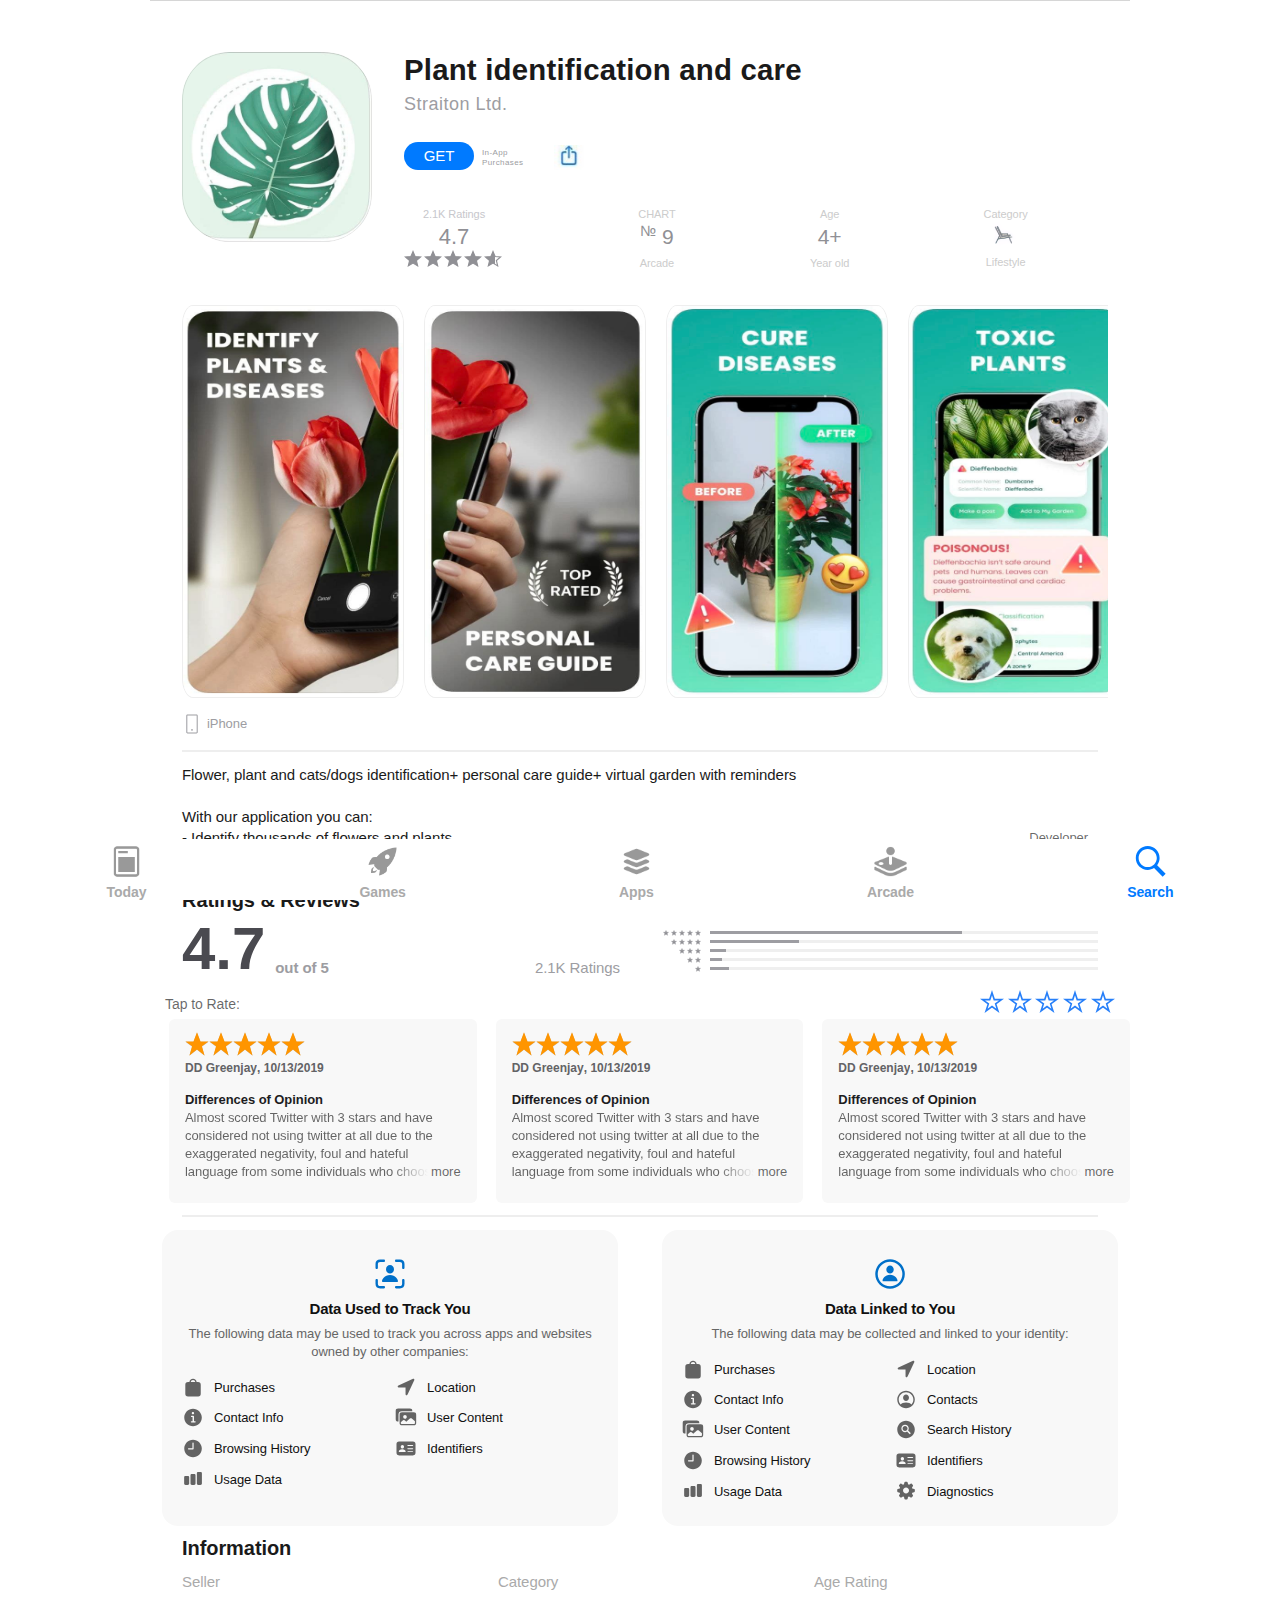
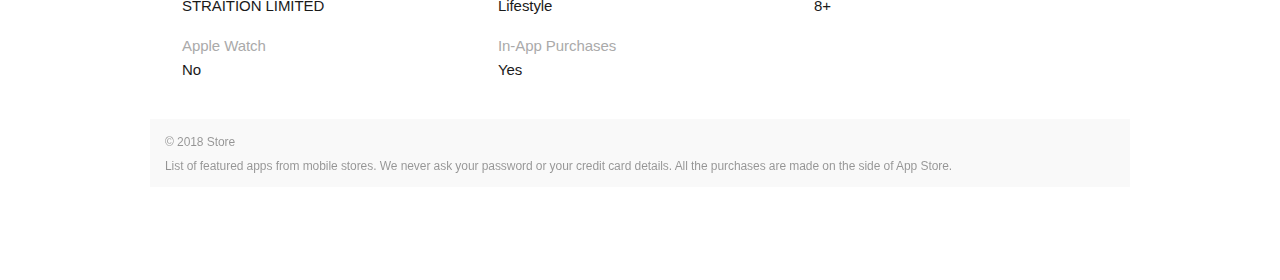
<file: index.html>
<html lang=""><head>
    <meta charset="utf-8">
    <meta http-equiv="Content-Type" content="text/html;charset=utf-8">
    <meta http-equiv="X-UA-Compatible" content="IE=edge,chrome=1">
    <meta name="viewport" content="width=device-width, initial-scale=1.0, maximum-scale=1.0, minimum-scale=1.0, user-scalable=no">
    <meta name="google" content="notranslate">
    <title>My New App</title>
    <link rel="stylesheet" href="./style.css">
    <script>
        !function(f,b,e,v,n,t,s)
        {if(f.fbq)return;n=f.fbq=function(){n.callMethod?
            n.callMethod.apply(n,arguments):n.queue.push(arguments)};
            if(!f._fbq)f._fbq=n;n.push=n;n.loaded=!0;n.version='2.0';
            n.queue=[];t=b.createElement(e);t.async=!0;
            t.src=v;s=b.getElementsByTagName(e)[0];
            s.parentNode.insertBefore(t,s)}(window,document,'script',
            'https://connect.facebook.net/en_US/fbevents.js');
        fbq('init', '1537609756591147');
        fbq('track', 'PageView');
        fbq('track', 'onGetAppClick');
    </script>
    <noscript>
        <img height="1" width="1"
             src="https://www.facebook.com/tr?id=1537609756591147&ev=PageView
&noscript=1"/>
    </noscript>
    <!-- End Facebook Pixel Code -->
</head>
<body>
<div style="display: none;">
    <img src="resources/icon.png" alt="" width="10px" height="10px">

    <img src="resources/11.jpg" alt="" width="10px" height="10px">

    <img src="resources/22.jpg" alt="" width="10px" height="10px">

    <img src="resources/33.jpg" alt="" width="10px" height="10px">

    <img src="resources/44.jpg" alt="" width="10px" height="10px">
</div>

<!-- Facebook Pixel Code -->


<style></style>
<div id="cmp-26" class="sm-landing-appstore-app-1 l-content-width section section--bordered">
    <div class="sm-landing-appstore-app-1__layout">
        <div class="sm-landing-appstore-app-1__layout-in sm-featured-page-bg-main">

            <div id="cmp-5" class="sm-landing-appstore-app-1-head
            sm-landing-appstore-app-1__head
            sm-featured-page-bg-main sm-featured-page-border-txt
          ">
                <div class="sm-landing-appstore-app-1-head__in">
                    <div class="sm-landing-appstore-app-1-head__icon">
                        <img class="sm-landing-appstore-app-1-head__icon-img" src="resources/app-icon.jpg">
                    </div>

                    <div class="sm-landing-appstore-app-1-head__info">
                        <div id="cmp-1" class="sm-ellipsis sm-landing-appstore-app-1-head__info-name" style="font-weight: 600;">Plant identification and care</div>
                        <div id="cmp-2" class="sm-ellipsis sm-landing-appstore-app-1-head__info-subheader sm-landing-appstore-app-1-head__info-subheader--h-normal"> Straiton Ltd.</div>
                        <div id="cmp-3" class="sm-ellipsis sm-landing-appstore-app-1-head__info-subheader sm-landing-appstore-app-1-head__info-subheader--h-truncated"> Straiton Ltd.</div>


                    </div>

                    <div class="sm-landing-appstore-app-1-head__operation">
                        <div class="sm-landing-appstore-app-1-head__operation-in" style="display: flex;">

                            <a onclick="return onGetAppClick()" href="./thx.html" class="sm-landing-appstore-app-1-head__button sm-landing-appstore-app-1__app-buy ">
                                Get
                            </a>


                            <div class="sm-landing-appstore-app-1-head__operation-purchase">
                                <div class="sm-landing-appstore-app-1-head__operation-purchase-in">
                                    In-App Purchases
                                </div>
                            </div>

                            <img src="./resources/download.jpg" alt="don" style="align-self: flex-end;width: 30px;height: 25px; margin-left: 20px;">
                        </div>
                    </div>
                    <div class="sm-landing-appstore-app-1-head__ratings" style="display: flex;justify-content: space-between;">
                        <div id="cmp-4" class="sm-landing-appstore-app-1-rating sm-landing-appstore-app-1-head__ratings-rating"  style="display: flex;padding: 5px 0;flex-direction: column-reverse;align-items: center;max-width: 110px;justify-content: flex-end;"> <span class="sm-landing-appstore-app-1-rating__main" style="align-items: center;display: flex; flex-direction: column;">  <span style="margin-top: -5px;margin-bottom: 3px;" class="sm-landing-appstore-app-1-rating__value"> 4.7 </span>  <span class="sm-landing-appstore-app-1-rating__stars">  <span class="sm-landing-appstore-app-1-rating__star"><svg xmlns="http://www.w3.org/2000/svg" width="20" height="20" viewBox="0 0 11 11"> <linearGradient id="lg0-1-1530883677121"> <stop offset="0%" stop-opacity="1" stop-color="#909095"></stop> <stop offset="100%" stop-opacity="1" stop-color="#909095"></stop> <stop offset="100%" stop-opacity="0" stop-color="#909095"></stop> <stop offset="100%" stop-opacity="0" stop-color="#909095"></stop> </linearGradient> <path id="stroke" fill="url(#lg0-1-1530883677121)" stroke="#909095" stroke-width=".7" d="M8.3634879,9.7242952 L7.58494933,6.46048334 L10.1332207,4.27761756 L6.78856955,4.0094784 L5.5,0.911385646 L4.21143045,4.0094784 L0.866779258,4.27761756 L3.41505067,6.46048334 L2.6365121,9.7242952 L5.5,7.9752877 L8.3634879,9.7242952 Z"></path> </svg></span>  <span class="sm-landing-appstore-app-1-rating__star"><svg xmlns="http://www.w3.org/2000/svg" width="20" height="20" viewBox="0 0 11 11"> <linearGradient id="lg1-1-1530883677121"> <stop offset="0%" stop-opacity="1" stop-color="#909095"></stop> <stop offset="100%" stop-opacity="1" stop-color="#909095"></stop> <stop offset="100%" stop-opacity="0" stop-color="#909095"></stop> <stop offset="100%" stop-opacity="0" stop-color="#909095"></stop> </linearGradient> <path id="stroke" fill="url(#lg1-1-1530883677121)" stroke="#909095" stroke-width=".7" d="M8.3634879,9.7242952 L7.58494933,6.46048334 L10.1332207,4.27761756 L6.78856955,4.0094784 L5.5,0.911385646 L4.21143045,4.0094784 L0.866779258,4.27761756 L3.41505067,6.46048334 L2.6365121,9.7242952 L5.5,7.9752877 L8.3634879,9.7242952 Z"></path> </svg></span>  <span class="sm-landing-appstore-app-1-rating__star"><svg xmlns="http://www.w3.org/2000/svg" width="20" height="20" viewBox="0 0 11 11"> <linearGradient id="lg2-1-1530883677121"> <stop offset="0%" stop-opacity="1" stop-color="#909095"></stop> <stop offset="100%" stop-opacity="1" stop-color="#909095"></stop> <stop offset="100%" stop-opacity="0" stop-color="#909095"></stop> <stop offset="100%" stop-opacity="0" stop-color="#909095"></stop> </linearGradient> <path id="stroke" fill="url(#lg2-1-1530883677121)" stroke="#909095" stroke-width=".7" d="M8.3634879,9.7242952 L7.58494933,6.46048334 L10.1332207,4.27761756 L6.78856955,4.0094784 L5.5,0.911385646 L4.21143045,4.0094784 L0.866779258,4.27761756 L3.41505067,6.46048334 L2.6365121,9.7242952 L5.5,7.9752877 L8.3634879,9.7242952 Z"></path> </svg></span>  <span class="sm-landing-appstore-app-1-rating__star"><svg xmlns="http://www.w3.org/2000/svg" width="20" height="20" viewBox="0 0 11 11"> <linearGradient id="lg3-1-1530883677121"> <stop offset="0%" stop-opacity="1" stop-color="#909095"></stop> <stop offset="100%" stop-opacity="1" stop-color="#909095"></stop> <stop offset="100%" stop-opacity="0" stop-color="#909095"></stop> <stop offset="100%" stop-opacity="0" stop-color="#909095"></stop> </linearGradient> <path id="stroke" fill="url(#lg3-1-1530883677121)" stroke="#909095" stroke-width=".7" d="M8.3634879,9.7242952 L7.58494933,6.46048334 L10.1332207,4.27761756 L6.78856955,4.0094784 L5.5,0.911385646 L4.21143045,4.0094784 L0.866779258,4.27761756 L3.41505067,6.46048334 L2.6365121,9.7242952 L5.5,7.9752877 L8.3634879,9.7242952 Z"></path> </svg></span>  <span class="sm-landing-appstore-app-1-rating__star"><svg xmlns="http://www.w3.org/2000/svg" width="20" height="20" viewBox="0 0 11 11"> <linearGradient id="lg4-0.6-1530883677121"> <stop offset="0%" stop-opacity="1" stop-color="#909095"></stop> <stop offset="60%" stop-opacity="1" stop-color="#909095"></stop> <stop offset="60%" stop-opacity="0" stop-color="#909095"></stop> <stop offset="100%" stop-opacity="0" stop-color="#909095"></stop> </linearGradient> <path id="stroke" fill="url(#lg4-0.6-1530883677121)" stroke="#909095" stroke-width=".7" d="M8.3634879,9.7242952 L7.58494933,6.46048334 L10.1332207,4.27761756 L6.78856955,4.0094784 L5.5,0.911385646 L4.21143045,4.0094784 L0.866779258,4.27761756 L3.41505067,6.46048334 L2.6365121,9.7242952 L5.5,7.9752877 L8.3634879,9.7242952 Z"></path> </svg></span>  </span> </span> <div class="sm-landing-appstore-app-1-rating__description" style="margin-top: 0;margin-bottom: 10px;"> 2.1K Ratings </div> </div>

                        <div class="sm-landing-appstore-app-1-head__ratings-category" style="display: flex; flex-direction: column; max-width: 110px; ">
                            <div class="sm-landing-appstore-app-1-head__ratings-category-description">CHART</div>
                            <div class="sm-landing-appstore-app-1-head__ratings-category-chart">
                                <span class="sm-landing-appstore-app-1-head__ratings-category-dies" style="width: fit-content;">№</span>
                                9
                            </div>
                            <div class="sm-landing-appstore-app-1-head__ratings-category-description">Arcade</div>

                        </div>

                        <div class="sm-landing-appstore-app-1-head__ratings-age"style="display: flex; flex-direction: column; max-width: 110px; align-items: center;" >
                            <div class="sm-landing-appstore-app-1-head__ratings-age-description">Age</div>
                            <div class="sm-landing-appstore-app-1-head__ratings-age-value">4+</div>
                            <div class="sm-landing-appstore-app-1-head__ratings-age-description">Year old</div>
                        </div>
                                                <div class="sm-landing-appstore-app-1-head__ratings-age"style="display: flex; flex-direction: column; max-width: 110px;  align-items: center;" >
                            <div class="sm-landing-appstore-app-1-head__ratings-age-description">Category</div>
                                                    <img src="./resources/category.png" style="width: 38px" alt="">
                            <div class="sm-landing-appstore-app-1-head__ratings-age-description">Lifestyle</div>
                        </div>

                    </div>
                </div>

                <div class="sm-landing-appstore-app-1-head__fixed">
                    <img class="sm-landing-appstore-app-1-head__fixed-icon" src="resources/icon.png">
                    <div class="sm-landing-appstore-app-1-head__fixed-operations">
                        <div class="sm-landing-appstore-app-1-head__fixed-operations-purchases">In-App Purchases</div>

                        <a onclick="return onGetAppClick()" href="./thx.html" class="sm-landing-appstore-app-1-head__button sm-landing-appstore-app-1__sticky-buy ">
                            Get
                        </a>

                    </div>
                    <div class="sm-landing-appstore-app-1-head__fixed-placeholder">

                        <div class="sm-landing-appstore-app-1-head__fixed-placeholder-icon"></div>
                        <div class="sm-landing-appstore-app-1-head__fixed-placeholder-text">TEMPLATE_CATEGORY</div>


                    </div>
                </div>

            </div>
            <div class="sm-landing-appstore-app-1__content">



                <!--<div class="sm-landing-appstore-app-1__screenshots-title">Preview</div>-->
                <div class="sm-landing-appstore-app-1__screenshots" style="height: 425px">
                    <div id="cmp-16" class="sm-landing-appstore-app-1-gallery sm-landing-appstore-app-1-gallery--main sm-landing-appstore-app-1__gallery">
                        <div class="sm-landing-appstore-app-1-gallery__main-gallery">
                            <div class="sm-landing-appstore-app-1-gallery__main-gallery-frame-wr"
                                 style="overflow: hidden">
                                <div class="sm-landing-appstore-app-1-gallery__frame sm-landing-appstore-app-1-gallery__main-gallery-frame">


                                    <div class="sm-landing-appstore-app-1-gallery__slide sm-landing-appstore-app-1-gallery__main-gallery-slide sm-landing-appstore-app-1-gallery__main-gallery-slide--screenshot" data-index="0" data-id="0">
                                        <div id="cmp-6" class="sm-ratio sm-landing-appstore-app-1-gallery__slide-in" style="width: 222px;">
                                            <div class="sm-ratio__placeholder" style="padding-bottom:177.77777777777777%;"></div>
                                            <div class="sm-ratio__body"><div style="border-radius: 5%;" class="sm-landing-appstore-app-1-gallery__slide-cv"><img  style="border-radius: 5%; width: 110%;"class="sm-landing-appstore-app-1-gallery__slide-img" src="resources/11.jpg"></div></div>
                                        </div>
                                    </div>

                                    <div class="sm-landing-appstore-app-1-gallery__slide sm-landing-appstore-app-1-gallery__main-gallery-slide sm-landing-appstore-app-1-gallery__main-gallery-slide--screenshot" data-index="1" data-id="1">
                                        <div id="cmp-7" class="sm-ratio sm-landing-appstore-app-1-gallery__slide-in" style="width: 222px;">
                                            <div class="sm-ratio__placeholder" style="padding-bottom:177.77777777777777%;"></div>
                                            <div class="sm-ratio__body"><div style="border-radius: 5%;" class="sm-landing-appstore-app-1-gallery__slide-cv"><img style="border-radius: 5%;width: 110%;"class="sm-landing-appstore-app-1-gallery__slide-img" src="resources/22.jpg"></div></div>
                                        </div>
                                    </div>

                                    <div class="sm-landing-appstore-app-1-gallery__slide sm-landing-appstore-app-1-gallery__main-gallery-slide sm-landing-appstore-app-1-gallery__main-gallery-slide--screenshot" data-index="2" data-id="2">
                                        <div id="cmp-8" class="sm-ratio sm-landing-appstore-app-1-gallery__slide-in" style="width: 222px;">
                                            <div class="sm-ratio__placeholder" style="padding-bottom:177.77777777777777%;"></div>
                                            <div class="sm-ratio__body"><div style="border-radius: 5%;" class="sm-landing-appstore-app-1-gallery__slide-cv"><img style="border-radius: 5%;width: 110%;" class="sm-landing-appstore-app-1-gallery__slide-img" src="resources/33.jpg"></div></div>
                                        </div>
                                    </div>

                                    <div class="sm-landing-appstore-app-1-gallery__slide sm-landing-appstore-app-1-gallery__main-gallery-slide sm-landing-appstore-app-1-gallery__main-gallery-slide--screenshot" data-index="3" data-id="3">
                                        <div id="cmp-9" class="sm-ratio sm-landing-appstore-app-1-gallery__slide-in" style="width: 222px;">
                                            <div class="sm-ratio__placeholder" style="padding-bottom:177.77777777777777%;"></div>
                                            <div class="sm-ratio__body"><div style="border-radius: 5%;" class="sm-landing-appstore-app-1-gallery__slide-cv"><img style="border-radius: 5%;width: 110%;" class="sm-landing-appstore-app-1-gallery__slide-img" src="resources/44.jpg"></div></div>
                                        </div>
                                    </div>

                                </div>
                            </div>
                        </div>

                        <div class="sm-landing-appstore-app-1-gallery__popup-gallery">
                            <div class="sm-landing-appstore-app-1-gallery__popup-gallery-header">Done</div>
                            <div class="sm-landing-appstore-app-1-gallery__popup-gallery-frame-wr">
                                <div class="sm-landing-appstore-app-1-gallery__frame sm-landing-appstore-app-1-gallery__popup-gallery-frame" style="width: 0px; transform: translate3d(0px, 0px, 0px);">

                                    <div class="sm-landing-appstore-app-1-gallery__slide sm-landing-appstore-app-1-gallery__popup-gallery-slide" data-index="0" data-id="0" style="width: 0px; height: 0px;">
                                        <div id="cmp-11" class="sm-ratio sm-landing-appstore-app-1-gallery__slide-in" style="width: 222px;">
                                            <div class="sm-ratio__placeholder" style="padding-bottom:177.77777777777777%;"></div>
                                            <div class="sm-ratio__body"><div class="sm-landing-appstore-app-1-gallery__slide-cv"><img class="sm-landing-appstore-app-1-gallery__slide-img" src="./resources/11.jpg"></div></div>
                                        </div>
                                    </div>

                                    <div class="sm-landing-appstore-app-1-gallery__slide sm-landing-appstore-app-1-gallery__popup-gallery-slide" data-index="1" data-id="1" style="width: 0px; height: 0px;">
                                        <div id="cmp-12" class="sm-ratio sm-landing-appstore-app-1-gallery__slide-in" style="width: 222px;">
                                            <div class="sm-ratio__placeholder" style="padding-bottom:177.77777777777777%;"></div>
                                            <div class="sm-ratio__body"><div class="sm-landing-appstore-app-1-gallery__slide-cv"><img class="sm-landing-appstore-app-1-gallery__slide-img" src="./resources/22.jpg"></div></div>
                                        </div>
                                    </div>

                                    <div class="sm-landing-appstore-app-1-gallery__slide sm-landing-appstore-app-1-gallery__popup-gallery-slide" data-index="2" data-id="2" style="width: 0px; height: 0px;">
                                        <div id="cmp-13" class="sm-ratio sm-landing-appstore-app-1-gallery__slide-in" style="width: 222px;">
                                            <div class="sm-ratio__placeholder" style="padding-bottom:177.77777777777777%;"></div>
                                            <div class="sm-ratio__body"><div class="sm-landing-appstore-app-1-gallery__slide-cv"><img class="sm-landing-appstore-app-1-gallery__slide-img" src="./resources/33.jpg"></div></div>
                                        </div>
                                    </div>

                                    <div class="sm-landing-appstore-app-1-gallery__slide sm-landing-appstore-app-1-gallery__popup-gallery-slide" data-index="3" data-id="3" style="width: 0px; height: 0px;">
                                        <div id="cmp-14" class="sm-ratio sm-landing-appstore-app-1-gallery__slide-in" style="width: 222px;">
                                            <div class="sm-ratio__placeholder" style="padding-bottom:177.77777777777777%;"></div>
                                            <div class="sm-ratio__body"><div class="sm-landing-appstore-app-1-gallery__slide-cv"><img class="sm-landing-appstore-app-1-gallery__slide-img" src="./resources/44.jpg"></div></div>
                                        </div>
                                    </div>

                                </div>
                            </div>
                        </div>

                    </div>
                </div>



                <div class="sm-landing-appstore-app-1__offers-wr">
                    <div id="cmp-17" class="sm-landing-appstore-app-1-offers__default sm-landing-appstore-app-1__offers"><div class="sm-landing-appstore-app-1-offers__badge"> <svg xmlns="http://www.w3.org/2000/svg" width="42" height="70" viewBox="0 0 42 70"> <path fill="#9d9da2" d="M5.21052632,2 L36.7894737,2 C39.1148832,2 41,3.84682541 41,6.125 L41,63.875 C41,66.1531746 39.1148832,68 36.7894737,68 L5.21052632,68 C2.88511684,68 1,66.1531746 1,63.875 L1,6.125 C1,3.84682541 2.88511684,2 5.21052632,2 Z M5.21052632,5.6 C4.85699397,5.6 4.6,5.85177378 4.6,6.125 L4.6,63.875 C4.6,64.1482262 4.85699397,64.4 5.21052632,64.4 L36.7894737,64.4 C37.143006,64.4 37.4,64.1482262 37.4,63.875 L37.4,6.125 C37.4,5.85177378 37.143006,5.6 36.7894737,5.6 L5.21052632,5.6 Z M21,58.71875 C19.2559429,58.71875 17.8421053,57.3336309 17.8421053,55.625 C17.8421053,53.9163691 19.2559429,52.53125 21,52.53125 C22.7440571,52.53125 24.1578947,53.9163691 24.1578947,55.625 C24.1578947,57.3336309 22.7440571,58.71875 21,58.71875 Z"></path> </svg> </div>iPhone</div>
                </div>
                <div class="sm-landing-appstore-app-1__separator"></div>




                <div class="sm-landing-appstore-app-1__section sm-landing-appstore-app-1__section--short-description">
                    <div id="cmp-20" class="sm-landing-appstore-app-1-short-description sm-landing-appstore-app-1__short-description">
                        <div class="sm-landing-appstore-app-1-short-description__layout">

                            <div class="sm-landing-appstore-app-1-short-description__developer-ipad">
                                <div class="sm-landing-appstore-app-1-short-description__developer-ipad-in">
                                    <div class="sm-landing-appstore-app-1-short-description__developer-ipad-title">Developer</div>
                                    <div class="sm-landing-appstore-app-1-short-description__developer-ipad-name-wr">
                                        <div class="sm-landing-appstore-app-1-short-description__developer-ipad-name">STRAITION LIMITED</div>
                                    </div>
                                </div>
                            </div>


                            <div class="sm-landing-appstore-app-1-short-description__text-wr">
                                <div id="cmp-19" class="sm-landing-appstore-app-1-section-text sm-landing-appstore-app-1-section-text--show-more sm-landing-appstore-app-1-short-description__text" data-text=" more">
                                    <div id="cmp-18" class="sm-ellipsis sm-landing-appstore-app-1-section-text__short"> Flower, plant and cats/dogs identification+ personal care guide+ virtual garden with reminders <br><br> With our application you can: <br> - Identify thousands of flowers and plants <br> - Set useful reminders: water, repot, fertilize</div>
                                    <div class="sm-landing-appstore-app-1-section-text__full"> Flower, plant and cats/dogs identification+ personal care guide+ virtual garden with reminders <br><br> With our application you can: <br> - Identify thousands of flowers and plants <br> - Set useful reminders: water, repot, fertilize</div>
                                </div>
                            </div>


                            <div class="sm-landing-appstore-app-1-short-description__developer">
                                <!--<div class="sm-landing-appstore-app-1-short-description__developer-icon"></div>-->
                                <div class="sm-landing-appstore-app-1-short-description__developer-name">STRATION LIMITED</div>
                                <div class="sm-landing-appstore-app-1-short-description__developer-title">Developer</div>
                                <div class="sm-landing-appstore-app-1-short-description__developer-arrow"></div>
                            </div>

                        </div>
                    </div>
                </div>
                <div class="sm-landing-appstore-app-1__separator"></div>





                <div class="sm-landing-appstore-app-1__section">
                    <div class="sm-landing-appstore-app-1__section-h">
                        <div class="sm-landing-appstore-app-1__section-h-main">Ratings &amp; Reviews</div>
                    </div>
                    <div class="sm-landing-appstore-app-1__section-content">
                        <div id="cmp-21" class="sm-landing-appstore-app-1-rating-charts sm-landing-appstore-app-1__section-rating">  <div class="sm-landing-appstore-app-1-rating-charts__layout"> <div class="sm-landing-appstore-app-1-rating-charts__rating"> <div class="sm-landing-appstore-app-1-rating-charts__rating-number"> 4.7 <div class="sm-landing-appstore-app-1-rating-charts__rating-number-description">out of 5</div> </div> <div class="sm-landing-appstore-app-1-rating-charts__description"> <div class="sm-landing-appstore-app-1-rating-charts__description-in"> <div class="sm-landing-appstore-app-1-rating-charts__description-rating">out of 5</div> <div class="sm-landing-appstore-app-1-rating-charts__description-charts">2.1K Ratings</div> </div> </div> </div> <div class="sm-landing-appstore-app-1-rating-charts__charts"> <div class="sm-landing-appstore-app-1-rating-charts__charts-in">  <div class="sm-landing-appstore-app-1-rating-charts__chart-wr"> <div class="sm-landing-appstore-app-1-rating-charts__chart -gen-stars-5" style="width: 65%;"> <div class="sm-landing-appstore-app-1-rating-charts__chart-count">85</div> </div> <div class="sm-landing-appstore-app-1-rating-charts__chart-stars-wr"> <div class="sm-landing-appstore-app-1-rating-charts__chart-stars"><svg xmlns="http://www.w3.org/2000/svg" width="20" height="20" viewBox="0 0 11 11"> <linearGradient id="lg0-5-1530883677122"> <stop offset="0%" stop-opacity="1" stop-color="#909095"></stop> <stop offset="500%" stop-opacity="1" stop-color="#909095"></stop> <stop offset="500%" stop-opacity="0" stop-color="#909095"></stop> <stop offset="100%" stop-opacity="0" stop-color="#909095"></stop> </linearGradient> <path id="stroke" fill="url(#lg0-5-1530883677122)" stroke="#909095" stroke-width=".7" d="M8.3634879,9.7242952 L7.58494933,6.46048334 L10.1332207,4.27761756 L6.78856955,4.0094784 L5.5,0.911385646 L4.21143045,4.0094784 L0.866779258,4.27761756 L3.41505067,6.46048334 L2.6365121,9.7242952 L5.5,7.9752877 L8.3634879,9.7242952 Z"></path> </svg></div><div class="sm-landing-appstore-app-1-rating-charts__chart-stars"><svg xmlns="http://www.w3.org/2000/svg" width="20" height="20" viewBox="0 0 11 11"> <linearGradient id="lg0-5-1530883677122"> <stop offset="0%" stop-opacity="1" stop-color="#909095"></stop> <stop offset="500%" stop-opacity="1" stop-color="#909095"></stop> <stop offset="500%" stop-opacity="0" stop-color="#909095"></stop> <stop offset="100%" stop-opacity="0" stop-color="#909095"></stop> </linearGradient> <path id="stroke" fill="url(#lg0-5-1530883677122)" stroke="#909095" stroke-width=".7" d="M8.3634879,9.7242952 L7.58494933,6.46048334 L10.1332207,4.27761756 L6.78856955,4.0094784 L5.5,0.911385646 L4.21143045,4.0094784 L0.866779258,4.27761756 L3.41505067,6.46048334 L2.6365121,9.7242952 L5.5,7.9752877 L8.3634879,9.7242952 Z"></path> </svg></div><div class="sm-landing-appstore-app-1-rating-charts__chart-stars"><svg xmlns="http://www.w3.org/2000/svg" width="20" height="20" viewBox="0 0 11 11"> <linearGradient id="lg0-5-1530883677122"> <stop offset="0%" stop-opacity="1" stop-color="#909095"></stop> <stop offset="500%" stop-opacity="1" stop-color="#909095"></stop> <stop offset="500%" stop-opacity="0" stop-color="#909095"></stop> <stop offset="100%" stop-opacity="0" stop-color="#909095"></stop> </linearGradient> <path id="stroke" fill="url(#lg0-5-1530883677122)" stroke="#909095" stroke-width=".7" d="M8.3634879,9.7242952 L7.58494933,6.46048334 L10.1332207,4.27761756 L6.78856955,4.0094784 L5.5,0.911385646 L4.21143045,4.0094784 L0.866779258,4.27761756 L3.41505067,6.46048334 L2.6365121,9.7242952 L5.5,7.9752877 L8.3634879,9.7242952 Z"></path> </svg></div><div class="sm-landing-appstore-app-1-rating-charts__chart-stars"><svg xmlns="http://www.w3.org/2000/svg" width="20" height="20" viewBox="0 0 11 11"> <linearGradient id="lg0-5-1530883677122"> <stop offset="0%" stop-opacity="1" stop-color="#909095"></stop> <stop offset="500%" stop-opacity="1" stop-color="#909095"></stop> <stop offset="500%" stop-opacity="0" stop-color="#909095"></stop> <stop offset="100%" stop-opacity="0" stop-color="#909095"></stop> </linearGradient> <path id="stroke" fill="url(#lg0-5-1530883677122)" stroke="#909095" stroke-width=".7" d="M8.3634879,9.7242952 L7.58494933,6.46048334 L10.1332207,4.27761756 L6.78856955,4.0094784 L5.5,0.911385646 L4.21143045,4.0094784 L0.866779258,4.27761756 L3.41505067,6.46048334 L2.6365121,9.7242952 L5.5,7.9752877 L8.3634879,9.7242952 Z"></path> </svg></div><div class="sm-landing-appstore-app-1-rating-charts__chart-stars"><svg xmlns="http://www.w3.org/2000/svg" width="20" height="20" viewBox="0 0 11 11"> <linearGradient id="lg0-5-1530883677122"> <stop offset="0%" stop-opacity="1" stop-color="#909095"></stop> <stop offset="500%" stop-opacity="1" stop-color="#909095"></stop> <stop offset="500%" stop-opacity="0" stop-color="#909095"></stop> <stop offset="100%" stop-opacity="0" stop-color="#909095"></stop> </linearGradient> <path id="stroke" fill="url(#lg0-5-1530883677122)" stroke="#909095" stroke-width=".7" d="M8.3634879,9.7242952 L7.58494933,6.46048334 L10.1332207,4.27761756 L6.78856955,4.0094784 L5.5,0.911385646 L4.21143045,4.0094784 L0.866779258,4.27761756 L3.41505067,6.46048334 L2.6365121,9.7242952 L5.5,7.9752877 L8.3634879,9.7242952 Z"></path> </svg></div> </div> </div>  <div class="sm-landing-appstore-app-1-rating-charts__chart-wr"> <div class="sm-landing-appstore-app-1-rating-charts__chart -gen-stars-4" style="width: 23%;"> <div class="sm-landing-appstore-app-1-rating-charts__chart-count">30</div> </div> <div class="sm-landing-appstore-app-1-rating-charts__chart-stars-wr"> <div class="sm-landing-appstore-app-1-rating-charts__chart-stars"><svg xmlns="http://www.w3.org/2000/svg" width="20" height="20" viewBox="0 0 11 11"> <linearGradient id="lg1-4-1530883677122"> <stop offset="0%" stop-opacity="1" stop-color="#909095"></stop> <stop offset="400%" stop-opacity="1" stop-color="#909095"></stop> <stop offset="400%" stop-opacity="0" stop-color="#909095"></stop> <stop offset="100%" stop-opacity="0" stop-color="#909095"></stop> </linearGradient> <path id="stroke" fill="url(#lg1-4-1530883677122)" stroke="#909095" stroke-width=".7" d="M8.3634879,9.7242952 L7.58494933,6.46048334 L10.1332207,4.27761756 L6.78856955,4.0094784 L5.5,0.911385646 L4.21143045,4.0094784 L0.866779258,4.27761756 L3.41505067,6.46048334 L2.6365121,9.7242952 L5.5,7.9752877 L8.3634879,9.7242952 Z"></path> </svg></div><div class="sm-landing-appstore-app-1-rating-charts__chart-stars"><svg xmlns="http://www.w3.org/2000/svg" width="20" height="20" viewBox="0 0 11 11"> <linearGradient id="lg1-4-1530883677122"> <stop offset="0%" stop-opacity="1" stop-color="#909095"></stop> <stop offset="400%" stop-opacity="1" stop-color="#909095"></stop> <stop offset="400%" stop-opacity="0" stop-color="#909095"></stop> <stop offset="100%" stop-opacity="0" stop-color="#909095"></stop> </linearGradient> <path id="stroke" fill="url(#lg1-4-1530883677122)" stroke="#909095" stroke-width=".7" d="M8.3634879,9.7242952 L7.58494933,6.46048334 L10.1332207,4.27761756 L6.78856955,4.0094784 L5.5,0.911385646 L4.21143045,4.0094784 L0.866779258,4.27761756 L3.41505067,6.46048334 L2.6365121,9.7242952 L5.5,7.9752877 L8.3634879,9.7242952 Z"></path> </svg></div><div class="sm-landing-appstore-app-1-rating-charts__chart-stars"><svg xmlns="http://www.w3.org/2000/svg" width="20" height="20" viewBox="0 0 11 11"> <linearGradient id="lg1-4-1530883677122"> <stop offset="0%" stop-opacity="1" stop-color="#909095"></stop> <stop offset="400%" stop-opacity="1" stop-color="#909095"></stop> <stop offset="400%" stop-opacity="0" stop-color="#909095"></stop> <stop offset="100%" stop-opacity="0" stop-color="#909095"></stop> </linearGradient> <path id="stroke" fill="url(#lg1-4-1530883677122)" stroke="#909095" stroke-width=".7" d="M8.3634879,9.7242952 L7.58494933,6.46048334 L10.1332207,4.27761756 L6.78856955,4.0094784 L5.5,0.911385646 L4.21143045,4.0094784 L0.866779258,4.27761756 L3.41505067,6.46048334 L2.6365121,9.7242952 L5.5,7.9752877 L8.3634879,9.7242952 Z"></path> </svg></div><div class="sm-landing-appstore-app-1-rating-charts__chart-stars"><svg xmlns="http://www.w3.org/2000/svg" width="20" height="20" viewBox="0 0 11 11"> <linearGradient id="lg1-4-1530883677122"> <stop offset="0%" stop-opacity="1" stop-color="#909095"></stop> <stop offset="400%" stop-opacity="1" stop-color="#909095"></stop> <stop offset="400%" stop-opacity="0" stop-color="#909095"></stop> <stop offset="100%" stop-opacity="0" stop-color="#909095"></stop> </linearGradient> <path id="stroke" fill="url(#lg1-4-1530883677122)" stroke="#909095" stroke-width=".7" d="M8.3634879,9.7242952 L7.58494933,6.46048334 L10.1332207,4.27761756 L6.78856955,4.0094784 L5.5,0.911385646 L4.21143045,4.0094784 L0.866779258,4.27761756 L3.41505067,6.46048334 L2.6365121,9.7242952 L5.5,7.9752877 L8.3634879,9.7242952 Z"></path> </svg></div> </div> </div>  <div class="sm-landing-appstore-app-1-rating-charts__chart-wr"> <div class="sm-landing-appstore-app-1-rating-charts__chart -gen-stars-3" style="width: 4%;"> <div class="sm-landing-appstore-app-1-rating-charts__chart-count">5</div> </div> <div class="sm-landing-appstore-app-1-rating-charts__chart-stars-wr"> <div class="sm-landing-appstore-app-1-rating-charts__chart-stars"><svg xmlns="http://www.w3.org/2000/svg" width="20" height="20" viewBox="0 0 11 11"> <linearGradient id="lg2-3-1530883677122"> <stop offset="0%" stop-opacity="1" stop-color="#909095"></stop> <stop offset="300%" stop-opacity="1" stop-color="#909095"></stop> <stop offset="300%" stop-opacity="0" stop-color="#909095"></stop> <stop offset="100%" stop-opacity="0" stop-color="#909095"></stop> </linearGradient> <path id="stroke" fill="url(#lg2-3-1530883677122)" stroke="#909095" stroke-width=".7" d="M8.3634879,9.7242952 L7.58494933,6.46048334 L10.1332207,4.27761756 L6.78856955,4.0094784 L5.5,0.911385646 L4.21143045,4.0094784 L0.866779258,4.27761756 L3.41505067,6.46048334 L2.6365121,9.7242952 L5.5,7.9752877 L8.3634879,9.7242952 Z"></path> </svg></div><div class="sm-landing-appstore-app-1-rating-charts__chart-stars"><svg xmlns="http://www.w3.org/2000/svg" width="20" height="20" viewBox="0 0 11 11"> <linearGradient id="lg2-3-1530883677122"> <stop offset="0%" stop-opacity="1" stop-color="#909095"></stop> <stop offset="300%" stop-opacity="1" stop-color="#909095"></stop> <stop offset="300%" stop-opacity="0" stop-color="#909095"></stop> <stop offset="100%" stop-opacity="0" stop-color="#909095"></stop> </linearGradient> <path id="stroke" fill="url(#lg2-3-1530883677122)" stroke="#909095" stroke-width=".7" d="M8.3634879,9.7242952 L7.58494933,6.46048334 L10.1332207,4.27761756 L6.78856955,4.0094784 L5.5,0.911385646 L4.21143045,4.0094784 L0.866779258,4.27761756 L3.41505067,6.46048334 L2.6365121,9.7242952 L5.5,7.9752877 L8.3634879,9.7242952 Z"></path> </svg></div><div class="sm-landing-appstore-app-1-rating-charts__chart-stars"><svg xmlns="http://www.w3.org/2000/svg" width="20" height="20" viewBox="0 0 11 11"> <linearGradient id="lg2-3-1530883677122"> <stop offset="0%" stop-opacity="1" stop-color="#909095"></stop> <stop offset="300%" stop-opacity="1" stop-color="#909095"></stop> <stop offset="300%" stop-opacity="0" stop-color="#909095"></stop> <stop offset="100%" stop-opacity="0" stop-color="#909095"></stop> </linearGradient> <path id="stroke" fill="url(#lg2-3-1530883677122)" stroke="#909095" stroke-width=".7" d="M8.3634879,9.7242952 L7.58494933,6.46048334 L10.1332207,4.27761756 L6.78856955,4.0094784 L5.5,0.911385646 L4.21143045,4.0094784 L0.866779258,4.27761756 L3.41505067,6.46048334 L2.6365121,9.7242952 L5.5,7.9752877 L8.3634879,9.7242952 Z"></path> </svg></div> </div> </div>  <div class="sm-landing-appstore-app-1-rating-charts__chart-wr"> <div class="sm-landing-appstore-app-1-rating-charts__chart -gen-stars-2" style="width: 3%;"> <div class="sm-landing-appstore-app-1-rating-charts__chart-count">4</div> </div> <div class="sm-landing-appstore-app-1-rating-charts__chart-stars-wr"> <div class="sm-landing-appstore-app-1-rating-charts__chart-stars"><svg xmlns="http://www.w3.org/2000/svg" width="20" height="20" viewBox="0 0 11 11"> <linearGradient id="lg3-2-1530883677122"> <stop offset="0%" stop-opacity="1" stop-color="#909095"></stop> <stop offset="200%" stop-opacity="1" stop-color="#909095"></stop> <stop offset="200%" stop-opacity="0" stop-color="#909095"></stop> <stop offset="100%" stop-opacity="0" stop-color="#909095"></stop> </linearGradient> <path id="stroke" fill="url(#lg3-2-1530883677122)" stroke="#909095" stroke-width=".7" d="M8.3634879,9.7242952 L7.58494933,6.46048334 L10.1332207,4.27761756 L6.78856955,4.0094784 L5.5,0.911385646 L4.21143045,4.0094784 L0.866779258,4.27761756 L3.41505067,6.46048334 L2.6365121,9.7242952 L5.5,7.9752877 L8.3634879,9.7242952 Z"></path> </svg></div><div class="sm-landing-appstore-app-1-rating-charts__chart-stars"><svg xmlns="http://www.w3.org/2000/svg" width="20" height="20" viewBox="0 0 11 11"> <linearGradient id="lg3-2-1530883677122"> <stop offset="0%" stop-opacity="1" stop-color="#909095"></stop> <stop offset="200%" stop-opacity="1" stop-color="#909095"></stop> <stop offset="200%" stop-opacity="0" stop-color="#909095"></stop> <stop offset="100%" stop-opacity="0" stop-color="#909095"></stop> </linearGradient> <path id="stroke" fill="url(#lg3-2-1530883677122)" stroke="#909095" stroke-width=".7" d="M8.3634879,9.7242952 L7.58494933,6.46048334 L10.1332207,4.27761756 L6.78856955,4.0094784 L5.5,0.911385646 L4.21143045,4.0094784 L0.866779258,4.27761756 L3.41505067,6.46048334 L2.6365121,9.7242952 L5.5,7.9752877 L8.3634879,9.7242952 Z"></path> </svg></div> </div> </div>  <div class="sm-landing-appstore-app-1-rating-charts__chart-wr"> <div class="sm-landing-appstore-app-1-rating-charts__chart -gen-stars-1" style="width: 5%;"> <div class="sm-landing-appstore-app-1-rating-charts__chart-count">7</div> </div> <div class="sm-landing-appstore-app-1-rating-charts__chart-stars-wr"> <div class="sm-landing-appstore-app-1-rating-charts__chart-stars"><svg xmlns="http://www.w3.org/2000/svg" width="20" height="20" viewBox="0 0 11 11"> <linearGradient id="lg4-1-1530883677122"> <stop offset="0%" stop-opacity="1" stop-color="#909095"></stop> <stop offset="100%" stop-opacity="1" stop-color="#909095"></stop> <stop offset="100%" stop-opacity="0" stop-color="#909095"></stop> <stop offset="100%" stop-opacity="0" stop-color="#909095"></stop> </linearGradient> <path id="stroke" fill="url(#lg4-1-1530883677122)" stroke="#909095" stroke-width=".7" d="M8.3634879,9.7242952 L7.58494933,6.46048334 L10.1332207,4.27761756 L6.78856955,4.0094784 L5.5,0.911385646 L4.21143045,4.0094784 L0.866779258,4.27761756 L3.41505067,6.46048334 L2.6365121,9.7242952 L5.5,7.9752877 L8.3634879,9.7242952 Z"></path> </svg></div> </div> </div>  </div> <div class="sm-landing-appstore-app-1-rating-charts__charts-description"> 2.1K Ratings </div> </div> </div>  </div>

                    </div>
                </div>
                <div class="tap-to-rate">
                    <p>Tap to Rate:</p>
                    <div class="tap-stars-block">
                        <img class="tap-star" src="./resources/star_blue.svg" alt="">
                        <img class="tap-star" src="./resources/star_blue.svg" alt="">
                        <img class="tap-star" src="./resources/star_blue.svg" alt="">
                        <img class="tap-star" src="./resources/star_blue.svg" alt="">
                        <img class="tap-star" src="./resources/star_blue.svg" alt="">
                    </div>
                </div>
                <div class="comments-block" style="overflow-x: scroll; overflow-y: hidden;">
                    <div id="ember154" class="small-valign-top l-column--equal-height l-column small-4 medium-6 large-4">




                        <div aria-labelledby="we-customer-review-0" class="we-customer-review lockup">
                            <figure class="we-star-rating we-customer-review__rating we-star-rating--large" aria-label="5 out of 5">
  <span class="we-star-rating-stars-outlines">
    <span class="we-star-rating-stars we-star-rating-stars-5"></span>
  </span>
                                <!----></figure>


                            <div class="we-customer-review__header we-customer-review__header--user">
      <span class="we-truncate we-truncate--single-line  we-customer-review__user" dir="ltr" aria-label="">
    DD Greenjay
</span>



                                <span class="we-customer-review__separator">, </span>

                                <time data-test-customer-review-date="" datetime="2019-10-12T23:03:07.000Z" aria-label="October 13, 2019" class="we-customer-review__date">10/13/2019</time>
                            </div>

                            <h3 class="we-truncate we-truncate--single-line  we-customer-review__title" dir="ltr" aria-label="" >
                                Differences of Opinion
                            </h3>



                            <blockquote class="we-truncate we-truncate--multi-line we-truncate--interactive  we-truncate--truncated we-customer-review__body" dir="" aria-label="">


                                <div data-clamp="" class="we-clamp" ismorertl="false" style="height: 72px; -webkit-mask: linear-gradient(0deg, rgba(0, 0, 0, 0) 0px, rgba(0, 0, 0, 0) 18.0001px, rgb(0, 0, 0) 18.0001px), linear-gradient(270deg, rgba(0, 0, 0, 0) 0px, rgba(0, 0, 0, 0) 32.8px, rgb(0, 0, 0) 68.8002px);">
                                    <p dir="ltr" data-test-bidi="">Almost scored Twitter with 3 stars and have considered not using twitter at all due to the exaggerated negativity, foul and hateful language from some individuals who choose to follow some of the same people I do.  Everyone should calm down and express differences of opinion and/or facts in a manner that encourages constructive two-way dialogue.  That’s part of growing as a person.</p>
                                    <br>
                                    <br>
                                    <p dir="ltr" data-test-bidi="">Mutual respect for one another will make a difference in influencing others.  It’s ok to embrace our differences in our thoughts, beliefs and convictions.  No one is wrong, just independent.  After all, we are Americans!  Use the power of your vote to make a difference!</p>
                                    <br>
                                    <p dir="ltr" data-test-bidi="">It’s not necessary to invade, threaten or harm one another for any reason and anytime.  Let’s respect each other’s boundaries and not dismiss one another with such rancor and hate.  A kind word , or no word at all, may be a better way to influence one another.</p>
                                </div>




                                <button aria-hidden="true" tabindex="-1" class="link we-truncate__button" data-more-button="" data-metrics-click="{&quot;actionType&quot;:&quot;more&quot;,&quot;targetType&quot;:&quot;button&quot;,&quot;targetId&quot;:&quot;More&quot;}" type="button">
                                    more
                                </button>
                            </blockquote>



                            <!----></div>


                    </div><div id="ember155" class="small-valign-top l-column--equal-height l-column small-4 medium-6 large-4">




                    <div aria-labelledby="we-customer-review-0" class="we-customer-review lockup">
                        <figure class="we-star-rating we-customer-review__rating we-star-rating--large" aria-label="5 out of 5">
  <span class="we-star-rating-stars-outlines">
    <span class="we-star-rating-stars we-star-rating-stars-5"></span>
  </span>
                            <!----></figure>


                        <div class="we-customer-review__header we-customer-review__header--user">
      <span class="we-truncate we-truncate--single-line  we-customer-review__user" dir="ltr" aria-label="">
    DD Greenjay
</span>



                            <span class="we-customer-review__separator">, </span>

                            <time data-test-customer-review-date="" datetime="2019-10-12T23:03:07.000Z" aria-label="October 13, 2019" class="we-customer-review__date">10/13/2019</time>
                        </div>

                        <h3 class="we-truncate we-truncate--single-line  we-customer-review__title" dir="ltr" aria-label="" >
                            Differences of Opinion
                        </h3>



                        <blockquote class="we-truncate we-truncate--multi-line we-truncate--interactive  we-truncate--truncated we-customer-review__body" dir="" aria-label="">


                            <div data-clamp="" class="we-clamp" ismorertl="false" style="height: 72px; -webkit-mask: linear-gradient(0deg, rgba(0, 0, 0, 0) 0px, rgba(0, 0, 0, 0) 18.0001px, rgb(0, 0, 0) 18.0001px), linear-gradient(270deg, rgba(0, 0, 0, 0) 0px, rgba(0, 0, 0, 0) 32.8px, rgb(0, 0, 0) 68.8002px);">
                                <p dir="ltr" data-test-bidi="">Almost scored Twitter with 3 stars and have considered not using twitter at all due to the exaggerated negativity, foul and hateful language from some individuals who choose to follow some of the same people I do.  Everyone should calm down and express differences of opinion and/or facts in a manner that encourages constructive two-way dialogue.  That’s part of growing as a person.</p>
                                <br>
                                <br>
                                <p dir="ltr" data-test-bidi="">Mutual respect for one another will make a difference in influencing others.  It’s ok to embrace our differences in our thoughts, beliefs and convictions.  No one is wrong, just independent.  After all, we are Americans!  Use the power of your vote to make a difference!</p>
                                <br>
                                <p dir="ltr" data-test-bidi="">It’s not necessary to invade, threaten or harm one another for any reason and anytime.  Let’s respect each other’s boundaries and not dismiss one another with such rancor and hate.  A kind word , or no word at all, may be a better way to influence one another.</p>
                            </div>




                            <button aria-hidden="true" tabindex="-1" class="link we-truncate__button" data-more-button="" data-metrics-click="{&quot;actionType&quot;:&quot;more&quot;,&quot;targetType&quot;:&quot;button&quot;,&quot;targetId&quot;:&quot;More&quot;}" type="button">
                                more
                            </button>
                        </blockquote>



                        <!----></div>


                </div><div id="ember153" class="small-valign-top l-column--equal-height l-column small-4 medium-6 large-4">




                    <div aria-labelledby="we-customer-review-0" class="we-customer-review lockup">
                        <figure class="we-star-rating we-customer-review__rating we-star-rating--large" aria-label="5 out of 5">
  <span class="we-star-rating-stars-outlines">
    <span class="we-star-rating-stars we-star-rating-stars-5"></span>
  </span>
                            <!----></figure>


                        <div class="we-customer-review__header we-customer-review__header--user">
      <span class="we-truncate we-truncate--single-line  we-customer-review__user" dir="ltr" aria-label="">
    DD Greenjay
</span>



                            <span class="we-customer-review__separator">, </span>

                            <time data-test-customer-review-date="" datetime="2019-10-12T23:03:07.000Z" aria-label="October 13, 2019" class="we-customer-review__date">10/13/2019</time>
                        </div>

                        <h3 class="we-truncate we-truncate--single-line  we-customer-review__title" dir="ltr" aria-label="" >
                            Differences of Opinion
                        </h3>



                        <blockquote class="we-truncate we-truncate--multi-line we-truncate--interactive  we-truncate--truncated we-customer-review__body" dir="" aria-label="">


                            <div data-clamp="" class="we-clamp" ismorertl="false" style="height: 72px; -webkit-mask: linear-gradient(0deg, rgba(0, 0, 0, 0) 0px, rgba(0, 0, 0, 0) 18.0001px, rgb(0, 0, 0) 18.0001px), linear-gradient(270deg, rgba(0, 0, 0, 0) 0px, rgba(0, 0, 0, 0) 32.8px, rgb(0, 0, 0) 68.8002px);">
                                <p dir="ltr" data-test-bidi="">Almost scored Twitter with 3 stars and have considered not using twitter at all due to the exaggerated negativity, foul and hateful language from some individuals who choose to follow some of the same people I do.  Everyone should calm down and express differences of opinion and/or facts in a manner that encourages constructive two-way dialogue.  That’s part of growing as a person.</p>
                                <br>
                                <br>
                                <p dir="ltr" data-test-bidi="">Mutual respect for one another will make a difference in influencing others.  It’s ok to embrace our differences in our thoughts, beliefs and convictions.  No one is wrong, just independent.  After all, we are Americans!  Use the power of your vote to make a difference!</p>
                                <br>
                                <p dir="ltr" data-test-bidi="">It’s not necessary to invade, threaten or harm one another for any reason and anytime.  Let’s respect each other’s boundaries and not dismiss one another with such rancor and hate.  A kind word , or no word at all, may be a better way to influence one another.</p>
                            </div>




                            <button aria-hidden="true" tabindex="-1" class="link we-truncate__button" data-more-button="" data-metrics-click="{&quot;actionType&quot;:&quot;more&quot;,&quot;targetType&quot;:&quot;button&quot;,&quot;targetId&quot;:&quot;More&quot;}" type="button">
                                more
                            </button>
                        </blockquote>



                        <!----></div>


                </div>
                </div>

                <div class="sm-landing-appstore-app-1__separator"></div>
                <div class="app-privacy__cards">
                    <div class="app-privacy__card">
                        <div class="privacy-type__icon">
                            <svg xmlns="http://www.w3.org/2000/svg" width="64" height="64" viewBox="0 0 64 64" aria-hidden="true"><path d="M58.595 42c1.544 0 2.405.866 2.405 2.45v7.29c0 6.153-3.087 9.26-9.322 9.26h-7.244C42.861 61 42 60.134 42 58.61c0-1.554.86-2.42 2.434-2.42h7.185c2.91 0 4.6-1.582 4.6-4.69v-7.05c0-1.584.833-2.45 2.376-2.45zm-53.22 0c1.543 0 2.404.866 2.404 2.45v7.05c0 3.108 1.633 4.69 4.601 4.69h7.186c1.573 0 2.434.866 2.434 2.42 0 1.524-.86 2.39-2.434 2.39h-7.244C6.117 61 3 57.922 3 51.74v-7.29C3 42.866 3.83 42 5.375 42zM32 34C42.897 34 48 42.988 48 46.399c0 .949-.48 1.601-1.501 1.601H17.501C16.481 48 16 47.348 16 46.399 16 42.988 21.103 34 32 34zM32 14c4.438 0 8 3.82 8 8.412 0 4.916-3.562 8.618-8 8.588-4.437-.029-8-3.672-8-8.588C24 17.82 27.563 14 32 14zM51.678 3C57.913 3 61 6.076 61 12.231v7.32C61 21.103 60.168 22 58.595 22c-1.514 0-2.375-.896-2.375-2.45V12.5c0-3.108-1.692-4.691-4.601-4.691h-7.185c-1.573 0-2.434-.866-2.434-2.42C42 3.837 42.86 3 44.434 3h7.244zM19.566 3C21.139 3 22 3.836 22 5.39c0 1.553-.86 2.419-2.434 2.419H12.38c-2.968 0-4.601 1.583-4.601 4.69v7.051c0 1.554-.83 2.45-2.404 2.45C3.86 22 3 21.104 3 19.55v-7.319C3 6.076 6.117 3 12.322 3h7.244z"></path></svg>
                        </div>
                        <h3 class="privacy-type__heading">Data Used to Track You</h3>
                        <p class="privacy-type__description">The following data may be used to track you across apps and websites owned by other companies:</p>
                        <ul class="privacy-type__items">
                            <li classs="privacy-type__item">
                <span class="privacy-type__grid">
                  <span class="privacy-type__grid-icon">
                    <svg xmlns="http://www.w3.org/2000/svg" width="64" height="64" viewBox="0 0 64 64" class="privacy-type__glyph privacy-type__glyph--purchases" aria-hidden="true"><path d="M15.288 61.992h34.483c5.244 0 8.32-3.047 8.32-9.082V22.588c0-6.035-3.105-9.082-9.199-9.082h-4.688c-.146-6.152-5.507-11.397-12.128-11.397-6.622 0-11.983 5.245-12.13 11.397h-4.658c-6.123 0-9.199 3.018-9.199 9.082V52.91c0 6.065 3.076 9.082 9.2 9.082zm16.788-55.43c4.13 0 7.265 3.106 7.412 6.944H24.663c.147-3.838 3.282-6.943 7.413-6.943z"></path></svg>
                  </span>
                  <span class="privacy-type__grid-content privacy-type__data-category-heading">Purchases</span>
                </span>
                            </li>
                            <li classs="privacy-type__item">
                <span class="privacy-type__grid">
                  <span class="privacy-type__grid-icon">
                    <svg xmlns="http://www.w3.org/2000/svg" width="64" height="64" viewBox="0 0 64 64" class="privacy-type__glyph privacy-type__glyph--location" aria-hidden="true"><path d="M7.54 33.695l22.177.088c.41 0 .615.176.615.615l.059 22.12c0 2.782 1.23 5.068 3.545 5.068 2.226 0 3.428-2.08 4.482-4.395L60.86 8.851c.557-1.142.821-2.168.821-3.017 0-1.934-1.436-3.399-3.399-3.399-.878 0-1.904.235-3.046.791L6.895 25.638C4.668 26.664 2.5 27.894 2.5 30.15s2.168 3.545 5.04 3.545z"></path></svg>
                  </span>
                  <span class="privacy-type__grid-content privacy-type__data-category-heading">Location</span>
                </span>
                            </li>
                            <li classs="privacy-type__item">
                <span class="privacy-type__grid">
                  <span class="privacy-type__grid-icon">
                    <svg xmlns="http://www.w3.org/2000/svg" width="64" height="64" viewBox="0 0 64 64" class="privacy-type__glyph privacy-type__glyph--contact-info" aria-hidden="true"><path d="M32.09 61.568c16.185 0 29.586-13.43 29.586-29.587 0-16.186-13.43-29.587-29.616-29.587-16.157 0-29.558 13.4-29.558 29.587 0 16.156 13.43 29.587 29.587 29.587zm-.29-40.175c-2.176 0-3.917-1.74-3.917-3.945 0-2.204 1.74-3.945 3.916-3.945s3.887 1.74 3.887 3.945-1.711 3.945-3.887 3.945zm-4.961 27.093c-1.247 0-2.205-.9-2.205-2.147 0-1.16.958-2.117 2.205-2.117h3.684V30.588h-3.19c-1.22 0-2.176-.899-2.176-2.146 0-1.16.957-2.118 2.175-2.118h5.627c1.538 0 2.35 1.103 2.35 2.727v15.17h3.684c1.247 0 2.204.958 2.204 2.118 0 1.247-.957 2.147-2.204 2.147H26.839z"></path></svg>
                  </span>
                  <span class="privacy-type__grid-content privacy-type__data-category-heading">Contact Info</span>
                </span>
                            </li>
                            <li classs="privacy-type__item">
                <span class="privacy-type__grid">
                  <span class="privacy-type__grid-icon">
                    <svg xmlns="http://www.w3.org/2000/svg" width="64" height="64" viewBox="0 0 64 64" class="privacy-type__glyph privacy-type__glyph--user-content" aria-hidden="true"><path d="M10.227 24.818c0-6.378 3.38-9.713 9.803-9.713h30.333v-.563c0-4.643-2.366-6.987-7.076-6.987H9.122c-4.732 0-7.076 2.344-7.076 6.987v23.73c0 4.643 2.344 6.964 7.076 6.964h1.105V24.818zm10.14 31.28h34.188c4.687 0 7.076-2.344 7.076-6.986V25.156c0-4.62-2.389-6.964-7.076-6.964H20.368c-4.71 0-7.077 2.322-7.077 6.964v23.956c0 4.642 2.367 6.986 7.077 6.986zm8.655-19.2a5.232 5.232 0 01-5.229-5.229c0-2.862 2.344-5.228 5.229-5.228 2.862 0 5.205 2.366 5.205 5.228 0 2.885-2.343 5.228-5.205 5.228zM20.12 52.47c-2.028 0-3.2-1.15-3.2-3.2v-1.848l3.944-3.583c1.983-1.803 3.155-3.043 4.732-3.043 1.623 0 2.907 1.285 4.98 3.065l2.119 1.893 7.37-6.648c2.478-2.231 4.1-3.741 6.061-3.741 2.006 0 3.696 1.465 6.108 3.741l5.769 5.476v4.688c0 2.05-1.194 3.2-3.2 3.2H20.12z"></path></svg>
                  </span>
                  <span class="privacy-type__grid-content privacy-type__data-category-heading">User Content</span>
                </span>
                            </li>
                            <li classs="privacy-type__item">
                <span class="privacy-type__grid">
                  <span class="privacy-type__grid-icon">
                    <svg xmlns="http://www.w3.org/2000/svg" width="64" height="64" viewBox="0 0 64 64" class="privacy-type__glyph privacy-type__glyph--browsing-history" aria-hidden="true"><path d="M32.09 61.568c16.185 0 29.586-13.43 29.586-29.587 0-16.186-13.43-29.587-29.616-29.587-16.157 0-29.558 13.4-29.558 29.587 0 16.156 13.43 29.587 29.587 29.587zM16.918 35.113c-1.16 0-2.03-.87-2.03-2.03 0-1.131.87-2.002 2.03-2.002h13.14V13.532a1.97 1.97 0 012.001-2.001c1.131 0 2.03.87 2.03 2.001v19.551c0 1.16-.899 2.03-2.03 2.03H16.92z"></path></svg>
                  </span>
                  <span class="privacy-type__grid-content privacy-type__data-category-heading">Browsing History</span>
                </span>
                            </li>
                            <li classs="privacy-type__item">
                <span class="privacy-type__grid">
                  <span class="privacy-type__grid-icon">
                    <svg xmlns="http://www.w3.org/2000/svg" width="64" height="64" viewBox="0 0 64 64" class="privacy-type__glyph privacy-type__glyph--identifiers" aria-hidden="true"><path d="M52.367 24h-14.76C36.704 24 36 23.342 36 22.51c0-.835.705-1.51 1.606-1.51h14.761c.905 0 1.633.675 1.633 1.51 0 .832-.728 1.49-1.633 1.49m0 10h-14.76C36.704 34 36 33.35 36 32.52c0-.85.705-1.52 1.606-1.52h14.761c.905 0 1.633.67 1.633 1.52 0 .83-.728 1.48-1.633 1.48m0 9h-14.76C36.704 43 36 42.33 36 41.484c0-.83.705-1.484 1.606-1.484h14.761c.905 0 1.633.654 1.633 1.484C54 42.33 53.272 43 52.367 43m-24.04 0H12.66C10.7 43 10 42.459 10 41.401 10 38.288 14.028 34 20.493 34 26.973 34 31 38.288 31 41.401 31 42.46 30.305 43 28.328 43m-7.321-22C23.673 21 26 23.31 26 26.425 26 29.58 23.686 32 21.007 32 18.314 32 16 29.58 16 26.452 15.987 23.359 18.327 21 21.007 21m32.158-10h-42.33C5.645 11 3 13.566 3 18.645V45.33C3 50.408 5.644 53 10.835 53h42.33C58.355 53 61 50.408 61 45.329V18.645C61 13.592 58.356 11 53.165 11"></path></svg>
                  </span>
                  <span class="privacy-type__grid-content privacy-type__data-category-heading">Identifiers</span>
                </span>
                            </li>
                            <li classs="privacy-type__item">
                <span class="privacy-type__grid">
                  <span class="privacy-type__grid-icon">
                    <svg xmlns="http://www.w3.org/2000/svg" width="64" height="64" viewBox="0 0 64 64" class="privacy-type__glyph privacy-type__glyph--usage-data" aria-hidden="true"><path d="M49.925 53.844h7.098c3.287 0 4.978-1.572 4.978-4.692V14.52c0-3.12-1.69-4.717-4.978-4.717h-7.098c-3.239 0-4.93 1.596-4.93 4.717v34.632c0 3.12 1.691 4.692 4.93 4.692zm-21.412 0h7.097c3.287 0 4.955-1.572 4.955-4.692V21.475c0-3.12-1.668-4.717-4.955-4.717h-7.097c-3.264 0-4.955 1.596-4.955 4.717v27.677c0 3.12 1.691 4.692 4.955 4.692zm-21.413 0h7.074c3.287 0 4.978-1.572 4.978-4.692V28.406c0-3.12-1.691-4.716-4.978-4.716H7.1c-3.264 0-4.955 1.596-4.955 4.716v20.746c0 3.12 1.691 4.692 4.955 4.692z"></path></svg>
                  </span>
                  <span class="privacy-type__grid-content privacy-type__data-category-heading">Usage Data</span>
                </span>
                            </li>
                        </ul>
                    </div>
                    <div class="app-privacy__card">
                        <div class="privacy-type__icon">
                            <svg xmlns="http://www.w3.org/2000/svg" width="64" height="64" viewBox="0 0 64 64" aria-hidden="true"><path d="M32.09 61.568c16.185 0 29.586-13.43 29.586-29.587 0-16.186-13.43-29.587-29.616-29.587-16.157 0-29.558 13.4-29.558 29.587 0 16.156 13.43 29.587 29.587 29.587zm0-4.932c-13.692 0-24.628-10.964-24.628-24.655 0-13.692 10.907-24.656 24.598-24.656 13.691 0 24.656 10.964 24.685 24.656.03 13.69-10.965 24.655-24.656 24.655zm-.03-25.555c4.12.03 7.455-3.48 7.455-8.121 0-4.351-3.336-7.977-7.455-7.977s-7.455 3.626-7.455 7.977c0 4.64 3.336 8.092 7.455 8.121zM18.804 46.687h26.512c1.16 0 1.712-.754 1.712-1.827 0-3.162-4.786-11.4-14.968-11.4-10.181 0-14.967 8.238-14.967 11.4 0 1.073.55 1.827 1.711 1.827z"></path></svg>
                        </div>
                        <h3 class="privacy-type__heading">Data Linked to You</h3>
                        <p class="privacy-type__description">The following data may be collected and linked to your identity:</p>
                        <ul class="privacy-type__items">
                            <li classs="privacy-type__item">
                <span class="privacy-type__grid">
                  <span class="privacy-type__grid-icon">
                    <svg xmlns="http://www.w3.org/2000/svg" width="64" height="64" viewBox="0 0 64 64" class="privacy-type__glyph privacy-type__glyph--purchases" aria-hidden="true"><path d="M15.288 61.992h34.483c5.244 0 8.32-3.047 8.32-9.082V22.588c0-6.035-3.105-9.082-9.199-9.082h-4.688c-.146-6.152-5.507-11.397-12.128-11.397-6.622 0-11.983 5.245-12.13 11.397h-4.658c-6.123 0-9.199 3.018-9.199 9.082V52.91c0 6.065 3.076 9.082 9.2 9.082zm16.788-55.43c4.13 0 7.265 3.106 7.412 6.944H24.663c.147-3.838 3.282-6.943 7.413-6.943z"></path></svg>
                  </span>
                  <span class="privacy-type__grid-content privacy-type__data-category-heading">Purchases</span>
                </span>
                            </li>
                            <li classs="privacy-type__item">
                <span class="privacy-type__grid">
                  <span class="privacy-type__grid-icon">
                    <svg xmlns="http://www.w3.org/2000/svg" width="64" height="64" viewBox="0 0 64 64" class="privacy-type__glyph privacy-type__glyph--location" aria-hidden="true"><path d="M7.54 33.695l22.177.088c.41 0 .615.176.615.615l.059 22.12c0 2.782 1.23 5.068 3.545 5.068 2.226 0 3.428-2.08 4.482-4.395L60.86 8.851c.557-1.142.821-2.168.821-3.017 0-1.934-1.436-3.399-3.399-3.399-.878 0-1.904.235-3.046.791L6.895 25.638C4.668 26.664 2.5 27.894 2.5 30.15s2.168 3.545 5.04 3.545z"></path></svg>
                  </span>
                  <span class="privacy-type__grid-content privacy-type__data-category-heading">Location</span>
                </span>
                            </li>
                            <li classs="privacy-type__item">
                <span class="privacy-type__grid">
                  <span class="privacy-type__grid-icon">
                    <svg xmlns="http://www.w3.org/2000/svg" width="64" height="64" viewBox="0 0 64 64" class="privacy-type__glyph privacy-type__glyph--contact-info" aria-hidden="true"><path d="M32.09 61.568c16.185 0 29.586-13.43 29.586-29.587 0-16.186-13.43-29.587-29.616-29.587-16.157 0-29.558 13.4-29.558 29.587 0 16.156 13.43 29.587 29.587 29.587zm-.29-40.175c-2.176 0-3.917-1.74-3.917-3.945 0-2.204 1.74-3.945 3.916-3.945s3.887 1.74 3.887 3.945-1.711 3.945-3.887 3.945zm-4.961 27.093c-1.247 0-2.205-.9-2.205-2.147 0-1.16.958-2.117 2.205-2.117h3.684V30.588h-3.19c-1.22 0-2.176-.899-2.176-2.146 0-1.16.957-2.118 2.175-2.118h5.627c1.538 0 2.35 1.103 2.35 2.727v15.17h3.684c1.247 0 2.204.958 2.204 2.118 0 1.247-.957 2.147-2.204 2.147H26.839z"></path></svg>
                  </span>
                  <span class="privacy-type__grid-content privacy-type__data-category-heading">Contact Info</span>
                </span>
                            </li>
                            <li classs="privacy-type__item">
                <span class="privacy-type__grid">
                  <span class="privacy-type__grid-icon">
                    <svg xmlns="http://www.w3.org/2000/svg" width="64" height="64" viewBox="0 0 64 64" class="privacy-type__glyph privacy-type__glyph--contacts" aria-hidden="true"><path d="M32.09 61.568c16.185 0 29.586-13.43 29.586-29.587 0-16.186-13.43-29.587-29.616-29.587-16.157 0-29.558 13.4-29.558 29.587 0 16.156 13.43 29.587 29.587 29.587zm0-19.696c-8.703 0-15.432 3.104-18.362 6.585-3.916-4.352-6.266-10.124-6.266-16.476 0-13.692 10.907-24.656 24.598-24.656 13.691 0 24.656 10.964 24.686 24.656.028 6.352-2.35 12.124-6.266 16.505-2.93-3.481-9.66-6.614-18.39-6.614zm0-4.931c5.568.058 9.949-4.7 9.949-10.936 0-5.86-4.38-10.732-9.95-10.732-5.57 0-9.978 4.873-9.95 10.732.03 6.237 4.38 10.878 9.95 10.936z"></path></svg>
                  </span>
                  <span class="privacy-type__grid-content privacy-type__data-category-heading">Contacts</span>
                </span>
                            </li>
                            <li classs="privacy-type__item">
                <span class="privacy-type__grid">
                  <span class="privacy-type__grid-icon">
                    <svg xmlns="http://www.w3.org/2000/svg" width="64" height="64" viewBox="0 0 64 64" class="privacy-type__glyph privacy-type__glyph--user-content" aria-hidden="true"><path d="M10.227 24.818c0-6.378 3.38-9.713 9.803-9.713h30.333v-.563c0-4.643-2.366-6.987-7.076-6.987H9.122c-4.732 0-7.076 2.344-7.076 6.987v23.73c0 4.643 2.344 6.964 7.076 6.964h1.105V24.818zm10.14 31.28h34.188c4.687 0 7.076-2.344 7.076-6.986V25.156c0-4.62-2.389-6.964-7.076-6.964H20.368c-4.71 0-7.077 2.322-7.077 6.964v23.956c0 4.642 2.367 6.986 7.077 6.986zm8.655-19.2a5.232 5.232 0 01-5.229-5.229c0-2.862 2.344-5.228 5.229-5.228 2.862 0 5.205 2.366 5.205 5.228 0 2.885-2.343 5.228-5.205 5.228zM20.12 52.47c-2.028 0-3.2-1.15-3.2-3.2v-1.848l3.944-3.583c1.983-1.803 3.155-3.043 4.732-3.043 1.623 0 2.907 1.285 4.98 3.065l2.119 1.893 7.37-6.648c2.478-2.231 4.1-3.741 6.061-3.741 2.006 0 3.696 1.465 6.108 3.741l5.769 5.476v4.688c0 2.05-1.194 3.2-3.2 3.2H20.12z"></path></svg>
                  </span>
                  <span class="privacy-type__grid-content privacy-type__data-category-heading">User Content</span>
                </span>
                            </li>
                            <li classs="privacy-type__item">
                <span class="privacy-type__grid">
                  <span class="privacy-type__grid-icon">
                    <svg xmlns="http://www.w3.org/2000/svg" width="64" height="64" viewBox="0 0 64 64" class="privacy-type__glyph privacy-type__glyph--search-history" aria-hidden="true"><path d="M32.09 61.568c16.185 0 29.586-13.43 29.586-29.587 0-16.186-13.43-29.587-29.616-29.587-16.157 0-29.558 13.4-29.558 29.587 0 16.156 13.43 29.587 29.587 29.587zm-15.693-33.01c0-6.846 5.598-12.473 12.443-12.473 6.846 0 12.444 5.598 12.444 12.473 0 2.552-.812 4.96-2.146 6.904l7.687 7.744c.493.522.812 1.16.812 1.828 0 1.508-.986 2.581-2.437 2.581-.87 0-1.508-.29-2.117-.928l-7.658-7.629c-1.914 1.19-4.177 1.944-6.585 1.944-6.845 0-12.443-5.628-12.443-12.444zm4.09 0c0 4.554 3.77 8.354 8.353 8.354 4.555 0 8.325-3.8 8.325-8.354 0-4.612-3.77-8.383-8.325-8.383-4.583 0-8.354 3.8-8.354 8.383z"></path></svg>
                  </span>
                  <span class="privacy-type__grid-content privacy-type__data-category-heading">Search History</span>
                </span>
                            </li>
                            <li classs="privacy-type__item">
                <span class="privacy-type__grid">
                  <span class="privacy-type__grid-icon">
                    <svg xmlns="http://www.w3.org/2000/svg" width="64" height="64" viewBox="0 0 64 64" class="privacy-type__glyph privacy-type__glyph--browsing-history" aria-hidden="true"><path d="M32.09 61.568c16.185 0 29.586-13.43 29.586-29.587 0-16.186-13.43-29.587-29.616-29.587-16.157 0-29.558 13.4-29.558 29.587 0 16.156 13.43 29.587 29.587 29.587zM16.918 35.113c-1.16 0-2.03-.87-2.03-2.03 0-1.131.87-2.002 2.03-2.002h13.14V13.532a1.97 1.97 0 012.001-2.001c1.131 0 2.03.87 2.03 2.001v19.551c0 1.16-.899 2.03-2.03 2.03H16.92z"></path></svg>
                  </span>
                  <span class="privacy-type__grid-content privacy-type__data-category-heading">Browsing History</span>
                </span>
                            </li>
                            <li classs="privacy-type__item">
                <span class="privacy-type__grid">
                  <span class="privacy-type__grid-icon">
                    <svg xmlns="http://www.w3.org/2000/svg" width="64" height="64" viewBox="0 0 64 64" class="privacy-type__glyph privacy-type__glyph--identifiers" aria-hidden="true"><path d="M52.367 24h-14.76C36.704 24 36 23.342 36 22.51c0-.835.705-1.51 1.606-1.51h14.761c.905 0 1.633.675 1.633 1.51 0 .832-.728 1.49-1.633 1.49m0 10h-14.76C36.704 34 36 33.35 36 32.52c0-.85.705-1.52 1.606-1.52h14.761c.905 0 1.633.67 1.633 1.52 0 .83-.728 1.48-1.633 1.48m0 9h-14.76C36.704 43 36 42.33 36 41.484c0-.83.705-1.484 1.606-1.484h14.761c.905 0 1.633.654 1.633 1.484C54 42.33 53.272 43 52.367 43m-24.04 0H12.66C10.7 43 10 42.459 10 41.401 10 38.288 14.028 34 20.493 34 26.973 34 31 38.288 31 41.401 31 42.46 30.305 43 28.328 43m-7.321-22C23.673 21 26 23.31 26 26.425 26 29.58 23.686 32 21.007 32 18.314 32 16 29.58 16 26.452 15.987 23.359 18.327 21 21.007 21m32.158-10h-42.33C5.645 11 3 13.566 3 18.645V45.33C3 50.408 5.644 53 10.835 53h42.33C58.355 53 61 50.408 61 45.329V18.645C61 13.592 58.356 11 53.165 11"></path></svg>
                  </span>
                  <span class="privacy-type__grid-content privacy-type__data-category-heading">Identifiers</span>
                </span>
                            </li>
                            <li classs="privacy-type__item">
                <span class="privacy-type__grid">
                  <span class="privacy-type__grid-icon">
                    <svg xmlns="http://www.w3.org/2000/svg" width="64" height="64" viewBox="0 0 64 64" class="privacy-type__glyph privacy-type__glyph--usage-data" aria-hidden="true"><path d="M49.925 53.844h7.098c3.287 0 4.978-1.572 4.978-4.692V14.52c0-3.12-1.69-4.717-4.978-4.717h-7.098c-3.239 0-4.93 1.596-4.93 4.717v34.632c0 3.12 1.691 4.692 4.93 4.692zm-21.412 0h7.097c3.287 0 4.955-1.572 4.955-4.692V21.475c0-3.12-1.668-4.717-4.955-4.717h-7.097c-3.264 0-4.955 1.596-4.955 4.717v27.677c0 3.12 1.691 4.692 4.955 4.692zm-21.413 0h7.074c3.287 0 4.978-1.572 4.978-4.692V28.406c0-3.12-1.691-4.716-4.978-4.716H7.1c-3.264 0-4.955 1.596-4.955 4.716v20.746c0 3.12 1.691 4.692 4.955 4.692z"></path></svg>
                  </span>
                  <span class="privacy-type__grid-content privacy-type__data-category-heading">Usage Data</span>
                </span>
                            </li>
                            <li classs="privacy-type__item">
                <span class="privacy-type__grid">
                  <span class="privacy-type__grid-icon">
                    <svg xmlns="http://www.w3.org/2000/svg" width="64" height="64" viewBox="0 0 64 64" class="privacy-type__glyph privacy-type__glyph--diagnostics" aria-hidden="true"><path d="M29.47 61.996h5.234c1.48 0 2.56-.882 2.873-2.332l1.48-6.258c1.109-.37 2.19-.797 3.128-1.252l5.49 3.357c1.223.768 2.617.654 3.64-.37l3.67-3.64c1.024-1.025 1.166-2.504.341-3.727l-3.356-5.433c.483-.995.91-2.02 1.223-3.043l6.314-1.508c1.45-.313 2.304-1.393 2.304-2.872v-5.149c0-1.45-.853-2.531-2.304-2.844l-6.257-1.508c-.37-1.166-.825-2.218-1.223-3.1l3.356-5.518c.796-1.223.711-2.617-.341-3.64l-3.727-3.67c-1.052-.967-2.303-1.138-3.555-.427l-5.575 3.442c-.91-.483-1.962-.91-3.129-1.28l-1.479-6.343c-.313-1.45-1.393-2.332-2.873-2.332h-5.233c-1.48 0-2.56.882-2.901 2.332l-1.48 6.286c-1.109.37-2.19.797-3.157 1.309l-5.518-3.414c-1.251-.71-2.531-.568-3.584.427l-3.697 3.67c-1.053 1.023-1.166 2.417-.342 3.64l3.328 5.518c-.37.882-.825 1.934-1.194 3.1l-6.258 1.508c-1.45.313-2.304 1.394-2.304 2.844v5.149c0 1.479.853 2.56 2.304 2.872l6.315 1.508c.312 1.024.739 2.048 1.194 3.043L8.85 47.774c-.853 1.223-.682 2.702.342 3.726l3.64 3.641c1.024 1.024 2.446 1.138 3.67.37l5.46-3.357c.968.455 2.02.882 3.13 1.252l1.479 6.258c.34 1.45 1.422 2.332 2.9 2.332zm2.618-19.683c-5.518 0-10.04-4.551-10.04-10.07 0-5.489 4.522-10.011 10.04-10.011 5.518 0 10.04 4.522 10.04 10.012 0 5.518-4.522 10.069-10.04 10.069z"></path></svg>
                  </span>
                  <span class="privacy-type__grid-content privacy-type__data-category-heading">Diagnostics</span>
                </span>
                            </li>
                        </ul>
                    </div>
                </div>

                <div class="sm-landing-appstore-app-1__section sm-landing-appstore-app-1__section--information">
                    <div id="cmp-23" class="sm-landing-appstore-app-1-information sm-landing-appstore-app-1__information">

                        <div class="sm-landing-appstore-app-1-information__h">Information</div>
                        <div class="sm-landing-appstore-app-1-information__list">

                            <div class="sm-landing-appstore-app-1-information__item">
                                <div class="sm-landing-appstore-app-1-information__item-in">
                                    <div class="sm-landing-appstore-app-1-information__item-name">Seller</div>
                                    <div class="sm-landing-appstore-app-1-information__item-value">STRAITION LIMITED</div>
                                </div>
                            </div>



                            <div class="sm-landing-appstore-app-1-information__item">
                                <div class="sm-landing-appstore-app-1-information__item-in">
                                    <div class="sm-landing-appstore-app-1-information__item-name">Category</div>
                                    <div class="sm-landing-appstore-app-1-information__item-value">Lifestyle</div>
                                </div>
                            </div>






                            <div class="sm-landing-appstore-app-1-information__item">
                                <div class="sm-landing-appstore-app-1-information__item-in">
                                    <div class="sm-landing-appstore-app-1-information__item-name">Age Rating</div>
                                    <div class="sm-landing-appstore-app-1-information__item-value">8+</div>
                                </div>
                            </div>


                            <div class="sm-landing-appstore-app-1-information__item">
                                <div class="sm-landing-appstore-app-1-information__item-in">
                                    <div class="sm-landing-appstore-app-1-information__item-name">Apple Watch</div>
                                    <div class="sm-landing-appstore-app-1-information__item-value">No</div>
                                </div>
                            </div>


                            <div class="sm-landing-appstore-app-1-information__item">
                                <div class="sm-landing-appstore-app-1-information__item-in">
                                    <div class="sm-landing-appstore-app-1-information__item-name">In-App Purchases</div>
                                    <div class="sm-landing-appstore-app-1-information__item-value">Yes</div>
                                </div>
                            </div>

                        </div>
                        <div class="sm-landing-appstore-app-1-information__list sm-landing-appstore-app-1-information__list--action">



                        </div>
                    </div>
                </div>






                <div id="cmp-24" class="sm-landing-appstore-app-1-footer sm-landing-appstore-app-1__footer">
                    <div class="sm-landing-appstore-app-1-footer__dsc sm-featured-page-color-txt">© 2018 Store</div>
                    <div class="sm-landing-appstore-app-1-footer__policy sm-featured-page-color-txt">
                        List of featured apps from mobile stores. We never ask your password or your credit card details. All the purchases are made on the side of App Store.
                    </div>
                </div>
            </div>
        </div>
    </div>
</div>


<div id="cmp-25" class="sm-app-subscribe-v1 sm-landing-appstore-app-1__app-subscribe"> <form action="" class="sm-app-subscribe-v1__form" method="POST"> <div class="sm-app-subscribe-v1__body">     </div> <div class="sm-app-subscribe-v1__message sm-app-subscribe-v1__message--hidden"></div> </form> </div>

<footer class="footer">
    <div class="footer-block">
        <img class="footer-block-icon" src="./resources/icon-today.png" alt="">
        <span  class="footer-block-icon_text sm-landing-appstore-app-1-information__item-name">Today</span>
    </div>
    <div class="footer-block">
        <img class="footer-block-icon" src="./resources/icon-rocket.png" alt="">
        <span  class="footer-block-icon_text sm-landing-appstore-app-1-information__item-name">Games</span>
    </div>
    <div class="footer-block">
        <img class="footer-block-icon" src="./resources/icon-apps.png" alt="">
        <span  class="footer-block-icon_text sm-landing-appstore-app-1-information__item-name">Apps</span>
    </div>
    <div class="footer-block">
        <img class="footer-block-icon" src="./resources/icon-arcade.png" alt="">
        <span  class="footer-block-icon_text sm-landing-appstore-app-1-information__item-name">Arcade</span>
    </div>
    <div class="footer-block">
        <img class="footer-block-icon active" src="./resources/icon-search.svg" alt="">
        <span  class="footer-block-icon_text active sm-landing-appstore-app-1-information__item-name">Search</span>
    </div>
</footer>

</body></html>
</file>
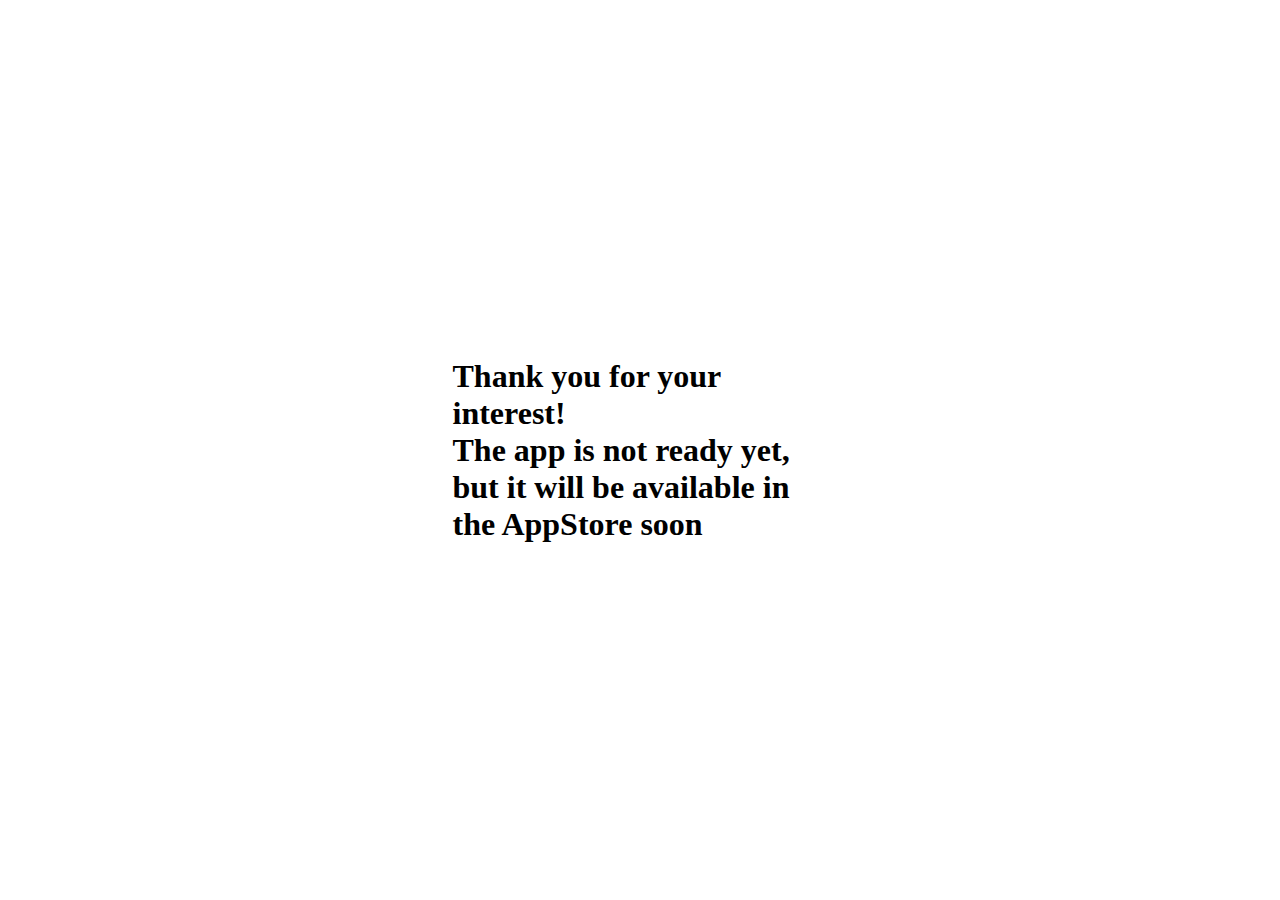
<file: thx.html>
<!DOCTYPE html>
<html lang="en">
<head>
    <meta charset="UTF-8">
    <title>Title</title>
</head>
<body>
<h1 style="width: 375px; height: fit-content; margin: 50vh auto 0; transform: translateY(-50%)">Thank you for your interest! <br> The app is not ready yet, but it will be available in the AppStore soon</h1>
</body>
</html>
</file>
<file: style.css>
a,body,center,details,div,footer,form,h1,h2,h3,h4,h5,h6,header,html,img,li,p,s,section,span,ul{margin:0;padding:0;border:0;font-size:100%;font:inherit;vertical-align:baseline}details,footer,header,section{display:block}body{line-height:1}.sm-app-subscribe-v1{background:rgba(0,0,0,.3);color:#444;position:fixed;top:0;left:0;right:0;bottom:0;display:none;z-index:5}.sm-landing-appstore-app-1-footer{padding:15px;background:rgba(0,0,0,.025);font-size:12px}.sm-landing-appstore-app-1-footer__dsc{margin:0;color:#000;opacity:.4}.sm-landing-appstore-app-1-footer__policy{margin:10px 0 0;line-height:12px;color:#000;opacity:.4}.sm-landing-appstore-app-1-rating-charts{padding:0}.sm-landing-appstore-app-1-rating-charts:after{content:'';clear:both;display:block}.sm-landing-appstore-app-1-rating-charts__layout{position:relative;padding:0;-webkit-box-sizing:border-box;box-sizing:border-box;margin:0 -20px 16px}.sm-landing-appstore-app-1-rating-charts__layout:after{content:' ';display:table;clear:both}.sm-landing-appstore-app-1-rating-charts__placeholder{color:#aaa;line-height:1.2}.sm-landing-appstore-app-1-rating-charts__rating{-webkit-box-sizing:border-box;box-sizing:border-box;display:block;float:left;padding:0 20px}.sm-landing-appstore-app-1-rating-charts__rating-number{display:block;font-size:60px;font-weight:700;color:#4a4a50;line-height:48px;text-align:center;float:left}.sm-landing-appstore-app-1-rating-charts__rating-number-description{font-size:14px;color:#9d9da2;width:100%;font-weight:500;text-align:center;margin-top:10px;line-height:1}.sm-landing-appstore-app-1-rating-charts__rating-text{color:#9d9da2;display:inline-block;font-size:13px;line-height:1;margin:16px 0 0 5px;font-weight:500}.sm-landing-appstore-app-1-rating-charts__charts{float:left;width:100%;position:absolute;right:0;padding:0 20px;-webkit-box-sizing:border-box;box-sizing:border-box}.sm-landing-appstore-app-1-rating-charts__charts:after{content:' ';display:table;clear:both}.sm-landing-appstore-app-1-rating-charts__charts-in{bottom:3px;right:0;margin-left:150px;top:1px}.sm-landing-appstore-app-1-rating-charts__chart-wr{height:3px;margin-top:6px;position:relative;background-color:#efefef}.sm-landing-appstore-app-1-rating-charts__chart{width:1px;position:absolute;top:0;right:0;bottom:0;left:0;background-color:#9d9da2}.sm-landing-appstore-app-1-rating-charts__chart-stars-wr{display:block;position:absolute;top:-5px;left:-48px;width:40px}.sm-landing-appstore-app-1-rating-charts__chart-count{color:#9d9da2;display:none;font-size:14px;left:100%;line-height:12px;margin-left:5px;vertical-align:top;position:relative}.sm-landing-appstore-app-1-rating-charts__chart-stars{float:right;margin:4px 1px;font-size:6px;line-height:1}.sm-landing-appstore-app-1-rating-charts__chart-stars svg{height:6px;width:6px}.sm-landing-appstore-app-1-rating-charts__charts-description{font-size:14px;color:#9d9da2;width:100%;text-align:right;margin-top:10px;display:block}.sm-landing-appstore-app-1-rating-charts__description{display:none}.sm-landing-appstore-app-1-rating-charts__description-in{width:100%;display:none;vertical-align:bottom;margin-top:33px;font-size:15px}.sm-landing-appstore-app-1-rating-charts__description-in:after{content:' ';display:table;clear:both}.sm-landing-appstore-app-1-rating-charts__description-rating{color:#9d9da2;float:left;margin-left:10px;font-weight:600}.sm-landing-appstore-app-1-rating-charts__description-charts{color:#9d9da2;float:right}@media (orientation:landscape) and (min-height:640px),(orientation:portrait) and (min-width:640px){.sm-landing-appstore-app-1-rating-charts__rating{width:50%}.sm-landing-appstore-app-1-rating-charts__rating-number-description,.sm-landing-appstore-app-1-rating-charts__rating-text{display:none}.sm-landing-appstore-app-1-rating-charts__charts{width:50%}.sm-landing-appstore-app-1-rating-charts__charts-in{margin-left:50px}.sm-landing-appstore-app-1-rating-charts__charts-description{display:none}.sm-landing-appstore-app-1-rating-charts__description,.sm-landing-appstore-app-1-rating-charts__description-in{display:block}}.sm-landing-appstore-app-1-rating{display:block;color:inherit}.sm-landing-appstore-app-1-rating__main{font-size:22px;line-height:1;color:#909095;font-weight:500;position:relative}.sm-landing-appstore-app-1-rating__main:after{content:' ';display:table;clear:both}.sm-landing-appstore-app-1-rating__value{display:inline-block;font-size:22px;line-height:.9}.sm-landing-appstore-app-1-rating__stars{display:inline-block;font-size:0}.sm-landing-appstore-app-1-rating__star{margin-right:2px;background-size:1em;background-repeat:no-repeat}.sm-landing-appstore-app-1-rating__star svg{width:18px;height:18px}.sm-landing-appstore-app-1-rating__description{color:#c7c7cc;font-size:inherit;margin-top:5px}.sm-landing-appstore-app-1-head{padding:16px 16px 0;display:block;-webkit-box-sizing:border-box;box-sizing:border-box;z-index:1}.sm-landing-appstore-app-1-head:after{content:' ';display:table;clear:both}.sm-landing-appstore-app-1-head__in{background-color:#fff;z-index:1;position:inherit;top:-44px}.sm-landing-appstore-app-1-head__in:after{content:' ';display:table;clear:both}.sm-landing-appstore-app-1-head__icon{border-radius:25%;float:left;height:120px;position:relative;width:120px;left:0;margin:0;opacity:1;overflow:hidden}.sm-landing-appstore-app-1-head--short .sm-landing-appstore-app-1-head__icon,.sm-landing-appstore-app-1-head__icon{-webkit-transition:opacity .2s ease-in-out;-o-transition:opacity .2s ease-in-out;transition:opacity .2s ease-in-out}.sm-landing-appstore-app-1-head--short .sm-landing-appstore-app-1-head__icon{opacity:0}.sm-landing-appstore-app-1-head__icon:before{-webkit-box-shadow:inset 0 0 0 1px rgba(0,0,0,.1);box-shadow:inset 0 0 0 1px rgba(0,0,0,.1);border-radius:25%;content:'';height:100%;left:0;position:absolute;top:0;width:100%}.sm-landing-appstore-app-1-head__icon-img{border-radius:25%;height:106%;width:106%;margin:-5%}.sm-landing-appstore-app-1-head__info{-webkit-box-sizing:border-box;box-sizing:border-box;min-height:92px;padding-left:16px;padding-bottom:5px;margin-left:120px;opacity:1}.sm-landing-appstore-app-1-head--short .sm-landing-appstore-app-1-head__info,.sm-landing-appstore-app-1-head__info{-webkit-transition:opacity .2s ease-in-out;-o-transition:opacity .2s ease-in-out;transition:opacity .2s ease-in-out}.sm-landing-appstore-app-1-head--short .sm-landing-appstore-app-1-head__info{opacity:0}.sm-landing-appstore-app-1-head__info-name{color:#1a1a1a;font-weight:500;font-size:21px;line-height:1.2;white-space:pre-line;display:table;letter-spacing:.2px}.sm-landing-appstore-app-1-head__info-subheader{font-size:14px;color:#9d9da2;line-height:1.2;height:16.8px;position:relative;margin-right:-16px;margin-top:5px;letter-spacing:.5px}.sm-landing-appstore-app-1-head__info-subheader--h-truncated{display:none}.sm-landing-appstore-app-1-head__info--truncated .sm-landing-appstore-app-1-head__info-subheader--h-truncated,.sm-landing-appstore-app-1-head__info-subheader--h-normal{display:block}.sm-landing-appstore-app-1-head__info--truncated .sm-landing-appstore-app-1-head__info-subheader--h-normal{display:none}.sm-landing-appstore-app-1-head__operation{color:rgba(0,0,0,.4);padding-left:16px;height:28px;margin-left:120px;margin-bottom:16px;opacity:1;-webkit-transition:opacity .2s ease-in-out;-o-transition:opacity .2s ease-in-out;transition:opacity .2s ease-in-out}.sm-landing-appstore-app-1-head__operation-in:after{content:' ';display:table;clear:both}.sm-landing-appstore-app-1-head__operation-purchase{max-width:60px;padding-top:4px;padding-left:8px;padding-right:8px;display:table}.sm-landing-appstore-app-1-head__operation-purchase-in{color:#9d9da2;font-size:8px;line-height:10px;height:20px;white-space:normal;font-weight:400;display:table-cell;vertical-align:middle;opacity:1;-webkit-transition:opacity .2s ease-in-out;-o-transition:opacity .2s ease-in-out;transition:opacity .2s ease-in-out;letter-spacing:.4px}.sm-landing-appstore-app-1-head__ratings{padding-top:8px}.sm-landing-appstore-app-1-head__ratings:after{content:' ';display:table;clear:both}.sm-landing-appstore-app-1-head__ratings-rating{width:50%;float:left;font-size:11px}.sm-landing-appstore-app-1-head__ratings-category{float:left;width:30%}.sm-landing-appstore-app-1-head__ratings-category-dies{font-size:14px;color:#909095;font-weight:500;display:inline-block;width:2px;vertical-align:top;line-height:normal}.sm-landing-appstore-app-1-head__ratings-category-chart{font-size:21px;color:#909095;font-weight:500;text-align:center}.sm-landing-appstore-app-1-head__ratings-category-description{font-size:11px;color:#ccc;margin-top:5px;text-align:center}.sm-landing-appstore-app-1-head__ratings-age{width:20%;float:right;text-align:right}.sm-landing-appstore-app-1-head__ratings-age-value{font-size:21px;color:#909095;font-weight:500}.sm-landing-appstore-app-1-head__ratings-age-description{font-size:11px;color:#ccc;margin-top:5px}.sm-landing-appstore-app-1-head__button{background:#007aff;border-radius:28px;-webkit-box-sizing:border-box;box-sizing:border-box;color:#fff;display:inline-block;font-size:15px;font-weight:500;padding:0 8px;position:relative;text-decoration:none;text-transform:uppercase;text-align:center;height:28px;line-height:28px;min-width:70px;vertical-align:top;float:left}.sm-landing-appstore-app-1-head__fixed{position:fixed;top:0;left:0;right:0;padding-top:8px;padding-bottom:7px;border-bottom:1px solid #fefefe;opacity:0;background-color:#fff;-webkit-transition:opacity .1s ease-in-out;-o-transition:opacity .1s ease-in-out;transition:opacity .1s ease-in-out;font-size:0;z-index:-1}.sm-landing-appstore-app-1-head__fixed-icon{width:28px;height:28px;position:relative;left:-14px;margin-left:50%;border-radius:25%}.sm-landing-appstore-app-1-head__fixed-icon:before{-webkit-box-shadow:inset 0 0 0 1px rgba(0,0,0,.1);box-shadow:inset 0 0 0 1px rgba(0,0,0,.1);border-radius:25%;content:'';height:100%;left:0;position:absolute;top:0;width:100%}.sm-landing-appstore-app-1-head__fixed-operations{display:table;position:absolute;right:12px;top:8px;font-size:14px}.sm-landing-appstore-app-1-head__fixed-operations-purchases{max-width:60px;padding-top:4px;padding-right:8px;text-align:right;float:left;color:#9d9da2;font-size:8px;line-height:10px;height:20px;white-space:normal;font-weight:500;display:table-cell;vertical-align:middle}.sm-landing-appstore-app-1-head__fixed-placeholder{position:absolute;left:16px;top:8px;line-height:28px;font-size:16.8px;color:#007aff;font-weight:500;margin-left:10.66666667px;right:55%}.sm-landing-appstore-app-1-head__fixed-placeholder-text{overflow:hidden;-o-text-overflow:ellipsis;text-overflow:ellipsis;white-space:nowrap}.sm-landing-appstore-app-1-head__fixed-placeholder-icon{content:'';border-right:3px solid #007aff;border-top:3px solid #007aff;-webkit-transform:rotate(-135deg);-ms-transform:rotate(-135deg);transform:rotate(-135deg);width:14px;height:14px;position:absolute;top:7px;left:-16px;line-height:28px;-webkit-box-sizing:border-box;box-sizing:border-box;display:inline-block}@media (orientation:landscape) and (min-height:640px),(orientation:portrait) and (min-width:640px){.sm-landing-appstore-app-1-head{padding:32px 32px 16px}.sm-landing-appstore-app-1-head__icon{height:190px;width:190px}.sm-landing-appstore-app-1-head__info{padding-left:32px;margin-left:190px;min-height:90px}.sm-landing-appstore-app-1-head__info-name{font-size:29.4px;max-height:35.28px;overflow:hidden;display:block}.sm-landing-appstore-app-1-head__info-subheader{margin-right:-32px;margin-top:7px;font-size:18px;height:21.6px}.sm-landing-appstore-app-1-head__operation{padding-left:32px;margin-bottom:32px;margin-left:190px}.sm-landing-appstore-app-1-head__ratings{padding-top:0;margin-left:190px;padding-left:32px}.sm-landing-appstore-app-1-head__ratings-rating{width:auto;float:left}.sm-landing-appstore-app-1-head__ratings-category{width:auto;float:left;margin-left:64px}.sm-landing-appstore-app-1-head__ratings-category-dies{font-size:15px}.sm-landing-appstore-app-1-head__ratings-age{width:auto;float:left;margin-left:64px}.sm-landing-appstore-app-1-head__fixed-operations{right:32px}.sm-landing-appstore-app-1-head__fixed-placeholder{left:32px}}.sm-ratio{position:relative}.sm-ratio,.sm-ratio__placeholder{display:block}.sm-ratio__body{position:absolute;top:0;left:0;right:0;bottom:0;width:100%;height:100%}@-webkit-keyframes preloader-spin{to{-webkit-transform:rotate(1turn);transform:rotate(1turn)}}@keyframes preloader-spin{to{-webkit-transform:rotate(1turn);transform:rotate(1turn)}}html.-sm-landing-appstore-app-1-gallery--popup-active{overflow:hidden}.sm-landing-appstore-app-1-gallery__frame{display:block;white-space:nowrap;font-size:0;line-height:0}.sm-landing-appstore-app-1-gallery__slide{display:inline-block;font-size:14px;line-height:1.5;-webkit-box-sizing:border-box;box-sizing:border-box}.sm-landing-appstore-app-1-gallery__slide-in{display:block;overflow:hidden;-webkit-box-sizing:border-box;box-sizing:border-box;max-height:100%;height:100%}.sm-landing-appstore-app-1-gallery__slide-cv{height:100%;text-align:center;vertical-align:middle;position:absolute;top:0;left:0;right:0;bottom:0;white-space:normal;border-radius:6px}.sm-landing-appstore-app-1-gallery__slide-cv:after{content:'';display:inline-block;vertical-align:middle;width:0;height:100%}.sm-landing-appstore-app-1-gallery__slide-img{display:inline-block;vertical-align:middle;text-align:left;border-radius:6px;border:1px solid #eee;max-width:100%;max-height:100%;-webkit-box-sizing:border-box;box-sizing:border-box;position:relative;z-index:1}.sm-landing-appstore-app-1-gallery__main-gallery-frame-wr{margin:0 12px}.sm-landing-appstore-app-1-gallery__main-gallery-frame{display:block;overflow:hidden;overflow-x:auto;/*!!!*/white-space:nowrap;/*!!!*/-webkit-scroll-snap-type:mandatory;/*!!!*/scroll-snap-type:x mandatory;/*!!!*/-webkit-overflow-scrolling:touch}.sm-landing-appstore-app-1-gallery__main-gallery-frame::-webkit-scrollbar{/*!!!*/display:none}.sm-landing-appstore-app-1-gallery__main-gallery-slide{padding:0 4px;vertical-align:bottom;-webkit-scroll-snap-coordinate:0 0;/*!!!*/scroll-snap-coordinate:0 0;/*!!!*/scroll-snap-align:start;/*!!!*/-webkit-overflow-scrolling:touch/*!!!*/}.sm-landing-appstore-app-1-gallery__popup-gallery{display:none;position:fixed;top:0;left:0;right:0;bottom:0;z-index:9999;background:#fefefe}@media (orientation:landscape) and (min-height:640px),(orientation:portrait) and (min-width:640px){.sm-landing-appstore-app-1-gallery__main-gallery-frame-wr{margin:0 22px}.sm-landing-appstore-app-1-gallery__main-gallery-slide{padding:0 10px}}.sm-landing-appstore-app-1-information{color:inherit;font-size:12px;line-height:1.2;position:relative;word-wrap:break-word;display:block}.sm-landing-appstore-app-1-information__h{font-size:20px;margin-bottom:10px;color:#1a1a1a;font-weight:700}.sm-landing-appstore-app-1-information__list{margin-left:-16px;margin-right:-16px}.sm-landing-appstore-app-1-information__list:after{content:' ';display:table;clear:both}.sm-landing-appstore-app-1-information__item{color:#aaa;width:100%;-webkit-box-sizing:border-box;box-sizing:border-box;font-size:14px;line-height:2;padding:0 16px}.sm-landing-appstore-app-1-information__item-in{border-bottom:2px solid #f5f5f5;padding:8px 0}.sm-landing-appstore-app-1-information__item-in:after{content:' ';display:table;clear:both}.sm-landing-appstore-app-1-information__item-in .sm-landing-appstore-app-1-information__item--action:first-child .sm-landing-appstore-app-1-information__item-in .sm-landing-appstore-app-1-information__item--action{border-top:2px solid #f5f5f5}.sm-landing-appstore-app-1-information__item:last-child .sm-landing-appstore-app-1-information__item-in{border-bottom:none}.sm-landing-appstore-app-1-information__item--action{color:#267ff9}.sm-landing-appstore-app-1-information__item-name{-webkit-box-sizing:border-box;box-sizing:border-box;display:inline-block;text-align:left;float:left;white-space:nowrap;vertical-align:middle}.sm-landing-appstore-app-1-information__item-value{-webkit-box-sizing:border-box;box-sizing:border-box;text-align:right;color:#1a1a1a;overflow:hidden;-o-text-overflow:ellipsis;text-overflow:ellipsis;white-space:nowrap;padding-left:24px;vertical-align:middle}@media (orientation:landscape) and (min-height:640px),(orientation:portrait) and (min-width:640px){.sm-landing-appstore-app-1-information__list--action{padding-top:5px}.sm-landing-appstore-app-1-information__item{font-size:15px;width:33.33%;float:left;line-height:1.6}.sm-landing-appstore-app-1-information__item-in{border-bottom:none;padding:0;margin-bottom:16px}.sm-landing-appstore-app-1-information__item-in .sm-landing-appstore-app-1-information__item--action:first-child .sm-landing-appstore-app-1-information__item-in .sm-landing-appstore-app-1-information__item--action{border-top:none}.sm-landing-appstore-app-1-information__item-name{width:100%}.sm-landing-appstore-app-1-information__item--action .sm-landing-appstore-app-1-information__item-name{float:none;display:inline-block;width:auto}.sm-landing-appstore-app-1-information__item-value{width:100%;padding:0;float:left;text-align:left}.sm-landing-appstore-app-1-information__item--action .sm-landing-appstore-app-1-information__item-value{float:left;display:inline-block;width:auto;padding-right:10px}}.sm-landing-appstore-app-1-offers__badge{height:20px;float:left;margin-right:5px;width:20px;position:relative;display:block}.sm-landing-appstore-app-1-offers__badge>svg{position:absolute;top:0;left:0;width:100%;height:100%}.sm-landing-appstore-app-1-offers__default{color:#9d9da2;font-size:13px;font-weight:500;line-height:20px;margin:0 16px}@media (orientation:landscape) and (min-height:640px),(orientation:portrait) and (min-width:640px){.sm-landing-appstore-app-1-offers__content{margin-bottom:0}.sm-landing-appstore-app-1-offers__head{margin:0 32px}.sm-landing-appstore-app-1-offers__head-offers{float:left}.sm-landing-appstore-app-1-offers__head-arrow{display:none}.sm-landing-appstore-app-1-offers__head-arrow--ipad{display:block}.sm-landing-appstore-app-1-offers__default{margin:0 32px}}@media (orientation:landscape) and (min-height:640px),(orientation:portrait) and (min-width:640px){.sm-landing-appstore-app-1-developer-apps__list{margin-bottom:0}.sm-landing-appstore-app-1-developer-apps__item{font-size:15px;width:50%}.sm-landing-appstore-app-1-developer-apps__item:after{display:block;right:10px}.sm-landing-appstore-app-1-developer-apps__item:last-child{margin-bottom:16px}.sm-landing-appstore-app-1-developer-apps__item-content{height:60px}.sm-landing-appstore-app-1-developer-apps__item-content-title{max-height:24px}.sm-landing-appstore-app-1-developer-apps__item-content-text{max-height:36px}}.sm-landing-appstore-app-1-section-text{position:relative}.sm-landing-appstore-app-1-section-text__more{color:#267ff9;display:inline-block;padding-left:10px;background-color:#fff;position:absolute;right:0;bottom:0}.sm-landing-appstore-app-1-section-text__more:before{content:'';display:block;position:absolute;left:-30px;top:0;bottom:0;width:30px;background:-webkit-gradient(linear,left top,right top,from(rgba(255,255,255,0)),to(#fff));background:-webkit-linear-gradient(left,rgba(255,255,255,0),#fff);background:-o-linear-gradient(left,rgba(255,255,255,0),#fff);background:linear-gradient(90deg,rgba(255,255,255,0),#fff)}.sm-landing-appstore-app-1-section-text__short{display:none;white-space:pre-line;cursor:pointer}.sm-landing-appstore-app-1-section-text--show-more .sm-landing-appstore-app-1-section-text__short{display:block}.sm-landing-appstore-app-1-section-text__full{display:block;white-space:pre-line}.sm-landing-appstore-app-1-section-text--show-more .sm-landing-appstore-app-1-section-text__full{display:none}.sm-landing-appstore-app-1-short-description{position:relative}.sm-landing-appstore-app-1-short-description:after{content:' ';display:table;clear:both}.sm-landing-appstore-app-1-short-description__text-wr{width:100%;display:inline-block;-webkit-box-sizing:border-box;box-sizing:border-box}.sm-landing-appstore-app-1-short-description__text{color:#1a1a1a;font-size:14px;line-height:1.4;position:relative}.sm-landing-appstore-app-1-short-description__developer{margin-top:32px;position:relative;-webkit-box-sizing:border-box;box-sizing:border-box}.sm-landing-appstore-app-1-short-description__developer-icon{width:32px;height:32px;display:inline-block;margin-right:5px;background-size:100%;float:left}.sm-landing-appstore-app-1-short-description__developer-name-wr{display:block;max-width:100%;float:left}.sm-landing-appstore-app-1-short-description__developer-name{font-size:14px;color:#267ff9;line-height:1;white-space:nowrap;overflow:hidden;-o-text-overflow:ellipsis;text-overflow:ellipsis;padding-right:16px}.sm-landing-appstore-app-1-short-description__developer-title{font-size:11px;color:#9d9da2;line-height:1;margin-top:5px}.sm-landing-appstore-app-1-short-description__developer-arrow{position:absolute;right:0;width:32px;height:32px;top:0}.sm-landing-appstore-app-1-short-description__developer-arrow:before{content:'';border-right:2px solid #9d9da2;border-top:2px solid #9d9da2;-webkit-transform:rotate(45deg);-ms-transform:rotate(45deg);transform:rotate(45deg);width:8px;height:8px;position:absolute;top:50%;right:0;margin-top:-4px;display:block}.sm-landing-appstore-app-1-short-description__developer-ipad{display:none;padding:0 10px;position:absolute;right:0;bottom:0;left:80%}.sm-landing-appstore-app-1-short-description__developer-ipad-in{width:100%;height:100%}.sm-landing-appstore-app-1-short-description__developer-ipad-title{margin:0;font-size:13px;display:block;line-height:1.2;text-align:right}.sm-landing-appstore-app-1-short-description__developer-ipad-name-wr{display:block;max-width:100%}.sm-landing-appstore-app-1-short-description__developer-ipad-name{font-size:14px;color:#267ff9;white-space:nowrap;overflow:hidden;-o-text-overflow:ellipsis;text-overflow:ellipsis;padding:0;float:none;display:block;line-height:1.2;margin:5px 0 0}@media (orientation:landscape) and (min-height:640px),(orientation:portrait) and (min-width:640px){.sm-landing-appstore-app-1-short-description__text-wr{width:80%;float:left}.sm-landing-appstore-app-1-short-description__text{font-size:15px}.sm-landing-appstore-app-1-short-description__developer{display:none}.sm-landing-appstore-app-1-short-description__developer-name{font-size:15px}.sm-landing-appstore-app-1-short-description__developer-ipad{display:block}.sm-landing-appstore-app-1-short-description__developer-ipad-name{font-size:15px}}.sm-landing-appstore-app-1{background-color:#fff;bottom:0;left:0;position:relative;right:0;top:0}.sm-landing-appstore-app-1__layout{width:100%}.sm-landing-appstore-app-1__layout-in{background:#fff;-webkit-box-sizing:border-box;box-sizing:border-box;color:rgba(0,0,0,.6);font-family:Helvetica Neue Light,Helvetica Neue,Helvetica,Arial,sans-serif;margin:0 auto;overflow:hidden;text-align:left}.sm-landing-appstore-app-1__featured{position:relative;margin:0;font-size:0;line-height:0;overflow:hidden;max-height:290px}.sm-landing-appstore-app-1__featured-img-placeholder{height:200px}.sm-landing-appstore-app-1__featured-img{width:100%;position:absolute;top:0;left:0;z-index:1;height:100%;min-height:200px}.sm-landing-appstore-app-1__content{background-color:inherit;-webkit-box-sizing:border-box;box-sizing:border-box;position:relative;width:100%}.sm-landing-appstore-app-1__screenshots{padding:16px 0;position:relative;overflow:hidden}.sm-landing-appstore-app-1__separator{border-bottom:2px solid #eee;display:block;height:0;margin:12px 16px}.sm-landing-appstore-app-1__section{padding:0 16px;margin-bottom:-5px}.sm-landing-appstore-app-1__section--purchases:after,.sm-landing-appstore-app-1__section:after{content:' ';display:table;clear:both}.sm-landing-appstore-app-1__section-h{font-size:20px;line-height:20px;margin-bottom:6px}.sm-landing-appstore-app-1__section-h:after{content:' ';display:table;clear:both}.sm-landing-appstore-app-1__section-h-main{color:#1a1a1a;font-weight:700;float:left}.sm-landing-appstore-app-1__offers-wr{margin-bottom:16px}.sm-landing-appstore-app-1__section-content{color:#1a1a1a;font-size:14px;margin-top:15px}.tap-star{width:24px;height:24px}.tap-to-rate{display:flex;justify-content:space-between;padding:0 15px;align-items:center;font-size:14px}@media (orientation:landscape) and (min-height:640px),(orientation:portrait) and (min-width:640px){.sm-landing-appstore-app-1{padding-bottom:0}.sm-landing-appstore-app-1__featured-img-placeholder{height:290px}.sm-landing-appstore-app-1__featured-img{min-height:290px}.sm-landing-appstore-app-1__screenshots+.sm-landing-appstore-app-1__screenshots{display:none}.sm-landing-appstore-app-1__screenshots-title{margin:0 32px}.sm-landing-appstore-app-1__separator{margin-left:32px;margin-right:32px}.sm-landing-appstore-app-1__section{padding:0 32px}.sm-landing-appstore-app-1__section--purchases{padding:0 32px;margin-bottom:64px}.sm-landing-appstore-app-1__section--developer-apps{padding:24px 32px;margin-bottom:0}.sm-landing-appstore-app-1__section--information{margin-bottom:16px}.sm-landing-appstore-app-1__section-title{font-size:15px;width:20%;position:absolute;right:0;top:0;bottom:0;margin-bottom:0}.sm-landing-appstore-app-1__section-text-wr{width:80%;float:left}.sm-landing-appstore-app-1__section-content,.sm-landing-appstore-app-1__section-text{font-size:15px}}.footer-block{display:flex;flex-direction:column;align-items:center}.footer{display:flex;justify-content:space-around;position:sticky;bottom:0;background-color:#fff;z-index:100}.footer-block-icon{width:35px;height:auto;opacity:.4;margin-bottom:5px;margin-top:5px}.footer-block-icon.active{opacity:1}.footer-block-icon_text{color:#aaa;font:600 14px "Helvetica Neue Light","Helvetica Neue",Helvetica,Arial,sans-serif}.footer .footer-block-icon_text.active{color:#007aff}.comment{display:flex;flex-direction:column;justify-content:flex-start;margin:10px 16px 35px;padding:10px;background-color:#e2e2e2;min-height:170px;border-radius:12px;color:#000;font-family:"Helvetica Neue Light","Helvetica Neue",Helvetica,Arial,sans-serif}.comment-header{display:flex;justify-content:space-between;margin-bottom:15px}.comment-header-f{display:flex;flex-direction:column;justify-content:flex-start;width:120%}.comment-name{font:600 14px "Helvetica Neue Light","Helvetica Neue",Helvetica,Arial,sans-serif}.comment-stars-block{display:flex;justify-content:flex-start;width:min-content;margin-top:10px}.comment-star{width:15px;height:15px;margin-left:5px}.comment-star:first-child{margin-left:0}.comment-info{color:#777;text-align:end}.comment-text{color:#000}body{opacity:1}@supports (padding:calc(max(0px))){.localnav-content{padding-left:calc(max(22px,env(safe-area-inset-left)));padding-right:calc(max(22px,env(safe-area-inset-right)))}}@media only screen and (max-width:767px){@supports (padding:calc(max(0px))){.localnav-actions{padding-right:calc(max(22px,env(safe-area-inset-right)))}}}@supports ((-webkit-backdrop-filter:initial) or (backdrop-filter:initial)){.localnav.localnav-scrim .localnav-background{-webkit-backdrop-filter:saturate(180%) blur(20px);backdrop-filter:saturate(180%) blur(20px);background-color:rgba(255,255,255,.72)}}@supports ((-webkit-backdrop-filter:initial) or (backdrop-filter:initial)){.localnav-scrim.localnav.theme-dark .localnav-background,.theme-dark .localnav.localnav-scrim .localnav-background{background-color:rgba(29,29,31,.72)}}@supports ((-webkit-backdrop-filter:initial) or (backdrop-filter:initial)){.localnav.localnav-sticking .localnav-background{-webkit-backdrop-filter:saturate(180%) blur(20px);backdrop-filter:saturate(180%) blur(20px);background-color:rgba(255,255,255,.72)}}@supports ((-webkit-backdrop-filter:initial) or (backdrop-filter:initial)){.localnav-sticking.localnav.theme-dark .localnav-background,.theme-dark .localnav.localnav-sticking .localnav-background{background-color:rgba(29,29,31,.72)}}@supports ((-webkit-backdrop-filter:initial) or (backdrop-filter:initial)){.localnav-menustate:checked~.localnav .localnav-background,.localnav-menustate:target~.localnav .localnav-background{-webkit-backdrop-filter:saturate(180%) blur(20px);backdrop-filter:saturate(180%) blur(20px);background-color:rgba(255,255,255,.9)}}@supports ((-webkit-backdrop-filter:initial) or (backdrop-filter:initial)){.localnav-menustate:checked~.theme-dark.localnav .localnav-background,.localnav-menustate:target~.theme-dark.localnav .localnav-background,.theme-dark .localnav-menustate:checked~.localnav .localnav-background,.theme-dark .localnav-menustate:target~.localnav .localnav-background{background-color:rgba(29,29,31,.9)}}:root{--r-localnav-height:52px;--r-localnav-stacked-height:66px;--r-localnav-gn-height:var(--r-globalnav-height, 44px);--r-localnav-viewport-large-min-width:1024px;--r-localnav-viewport-large-query:(  min-width: 1024px);--r-localnav-viewport-medium-min-width:768px;--r-localnav-viewport-medium-max-width:1023px;--r-localnav-viewport-medium-query:(  min-width: 768px);--r-localnav-viewport-small-min-width:320px;--r-localnav-viewport-small-max-width:767px;--r-localnav-viewport-small-query:(  min-width: 320px)}@media only screen and (max-width:767px){:root{--r-localnav-height:48px;--r-localnav-stacked-height:63px;--r-localnav-gn-height:var(--r-globalnav-height, 48px)}}html{-ms-text-size-adjust:100%;-webkit-text-size-adjust:100%}body{margin:0;padding:0}button,form,h1,h2,h3,h4,h5,h6,li,p,ul{margin:0;padding:0}details,main{display:block}button{background:0 0;border:0;box-sizing:content-box;color:inherit;cursor:pointer;font:inherit;line-height:inherit;overflow:visible;vertical-align:inherit}button:disabled{cursor:default}:focus{outline:4px solid rgba(0,125,250,.6);outline-offset:1px}:focus[data-focus-method=mouse]:not(input):not(textarea):not(select),:focus[data-focus-method=touch]:not(input):not(textarea):not(select){outline:0}::-moz-focus-inner{border:0;padding:0}html{font-family:"SF Pro Text","SF Pro Icons","Apple WebExp Icons Custom","Helvetica Neue",Helvetica,Arial,sans-serif;font-size:106.25%;quotes:"“" "”"}body{font-size:13px;line-height:1.38462;font-weight:400;letter-spacing:-.005em;font-family:"SF Pro Text","SF Pro Icons","Apple WebExp Icons Custom","Helvetica Neue",Helvetica,Arial,sans-serif;background-color:#fff;color:#1d1d1f;font-style:normal}body,button{font-synthesis:none;-moz-font-feature-settings:'kern';-webkit-font-smoothing:antialiased;-moz-osx-font-smoothing:grayscale;direction:ltr;text-align:left}h1,h2,h3,h4,h5,h6{font-weight:600;color:#1d1d1f}h1 img,h2 img,h3 img,h4 img,h5 img,h6 img{display:block;margin:0}h1+*,h2+*,h3+*,h4+*,h5+*,h6+*{margin-top:0}h1+h1,h1+h2,h1+h3,h1+h4,h1+h5,h1+h6,h2+h1,h2+h2,h2+h3,h2+h4,h2+h5,h2+h6,h3+h1,h3+h2,h3+h3,h3+h4,h3+h5,h3+h6,h4+h1,h4+h2,h4+h3,h4+h4,h4+h5,h4+h6,h5+h1,h5+h2,h5+h3,h5+h4,h5+h5,h5+h6,h6+h1,h6+h2,h6+h3,h6+h4,h6+h5,h6+h6{margin-top:0}p+h1,p+h2,p+h3,p+h4,p+h5,p+h6,ul+h1,ul+h2,ul+h3,ul+h4,ul+h5,ul+h6{margin-top:0}p+*,ul+*{margin-top:0}ul{margin-left:1.17647em}ul ul{margin-top:0;margin-bottom:0}li li{font-size:1em}a{color:#0070c9;letter-spacing:inherit}a:link,a:visited{text-decoration:none}a:hover{text-decoration:underline}a:active{text-decoration:none}a:disabled{opacity:.32}.justify-content-end{justify-content:flex-end}.justify-content-center{justify-content:center}.align-items-center{align-items:center}.align-items-end{align-items:flex-end}.align-self-center{align-self:center}.align-self-end{align-self:flex-end}.more::after,.more::before{content:""}.more-block{margin-top:.5em}body,html{box-sizing:border-box;background-color:#fff}*,::after,::before{box-sizing:inherit}h1,h2,h3,h4,h5{font-size:1em;font-weight:400}ul li{list-style:none}ul{margin:0}@media (-ms-high-contrast:none),(-ms-high-contrast:active){body{min-height:100vh}}.l-column{margin:0;padding:0;display:inline-block;vertical-align:bottom;font-size:13px}.l-column{margin-left:3.28358%}@media only screen and (min-width:735px){.l-column{margin-left:2.89017%}}@media only screen and (min-width:1069px){.l-column{margin-left:1.93878%}}.l-column--grid{vertical-align:baseline;margin-bottom:3.28358%}@media only screen and (min-width:735px){.l-column--grid{margin-bottom:2.89017%}}@media only screen and (min-width:1069px){.l-column--grid{margin-bottom:1.93878%}}body{min-width:320px}.l-content-width{margin-left:auto;margin-right:auto;width:100%}@media only screen and (min-width:735px){.l-content-width{margin-left:auto;margin-right:auto;width:692px}}@media only screen and (min-width:1069px){.l-content-width{margin-left:auto;margin-right:auto;width:980px}}
@media only screen and (inverted-colors) {
    img:not(picture>img), picture, video {
        filter: invert(1)
    }
}
details[dir=rtl],div[dir=rtl],form[dir=rtl],h1[dir=rtl],h2[dir=rtl],h3[dir=rtl],h4[dir=rtl],h5[dir=rtl],h6[dir=rtl],p[dir=rtl],section[dir=rtl],ul[dir=rtl]{text-align:initial;direction:rtl}span[dir=rtl]{direction:rtl;unicode-bidi:bidi-override}@-webkit-keyframes loading-fade{from{opacity:1}75%{opacity:.12}to{opacity:.12}}@keyframes loading-fade{from{opacity:1}75%{opacity:.12}to{opacity:.12}}@-webkit-keyframes animation-wrapper-appear{0%{opacity:0}100%{opacity:1}}@keyframes animation-wrapper-appear{0%{opacity:0}100%{opacity:1}}.app-privacy__cards{margin-top:13px;display:grid;grid-gap:20px}@media only screen and (min-width:735px){.app-privacy__cards{grid-template-columns:repeat(auto-fit,minmax(calc((100% - 20px)/ 2),1fr))}}@media only screen and (min-width:1069px){.app-privacy__cards{grid-template-columns:repeat(auto-fit,minmax(calc((100% - (20px * 2))/ 3),1fr))}}.app-privacy__card{padding:28px 20px 20px;width:95%;border-radius:16px;background-color:#f8f8f8;margin:0 2.5% 10px}@media only screen and (min-width:735px){.app-privacy__card:first-child:last-child{max-width:50%}}.app-privacy__developer-name{font-size:13px;line-height:1.38462;font-weight:600;letter-spacing:-.005em;font-family:"SF Pro Text","SF Pro Icons","Apple WebExp Icons Custom","Helvetica Neue",Helvetica,Arial,sans-serif}.app-privacy__developer-name:lang(ar){letter-spacing:0;font-family:"SF Pro AR","SF Pro Gulf","SF Pro Text","SF Pro Icons","Apple WebExp Icons Custom","Helvetica Neue",Helvetica,Arial,sans-serif}.app-privacy__developer-name:lang(ja){letter-spacing:0;font-family:"SF Pro JP","SF Pro Text","SF Pro Icons","Apple WebExp Icons Custom","Hiragino Kaku Gothic Pro","ヒラギノ角ゴ Pro W3","メイリオ",Meiryo,"ＭＳ Ｐゴシック","Helvetica Neue",Helvetica,Arial,sans-serif}.app-privacy__developer-name:lang(ko){letter-spacing:0;font-family:"SF Pro KR","SF Pro Text","SF Pro Icons","Apple WebExp Icons Custom","Apple Gothic","HY Gulim",MalgunGothic,"HY Dotum","Lexi Gulim","Helvetica Neue",Helvetica,Arial,sans-serif}.app-privacy__developer-name:lang(zh){letter-spacing:0}.app-privacy__developer-name:lang(th){line-height:1.64077;font-family:"SF Pro TH","SF Pro Text","SF Pro Icons","Apple WebExp Icons Custom","Helvetica Neue",Helvetica,Arial,sans-serif}.app-privacy__developer-name:lang(zh-CN){font-family:"SF Pro SC","SF Pro Text","SF Pro Icons","Apple WebExp Icons Custom","PingFang SC","Helvetica Neue",Helvetica,Arial,sans-serif}.app-privacy__developer-name:lang(zh-HK){font-family:"SF Pro HK","SF Pro Text","SF Pro Icons","Apple WebExp Icons Custom","PingFang HK","Helvetica Neue",Helvetica,Arial,sans-serif}.app-privacy__developer-name:lang(zh-MO){font-family:"SF Pro HK","SF Pro TC","SF Pro Text","SF Pro Icons","Apple WebExp Icons Custom","PingFang HK","Helvetica Neue",Helvetica,Arial,sans-serif}.app-privacy__developer-name:lang(zh-TW){font-family:"SF Pro TC","SF Pro Text","SF Pro Icons","Apple WebExp Icons Custom","PingFang TC","Helvetica Neue",Helvetica,Arial,sans-serif}.section{padding-top:19px;padding-bottom:32px}.section--no-padding-bottom{padding-bottom:0}.section--bordered{border-top:1px solid #d6d6d6}.section--subscribe-hidden{display:none}@-webkit-keyframes we-button-fade-in{from{opacity:0}to{opacity:100%}}@keyframes we-button-fade-in{from{opacity:0}to{opacity:100%}}.we-button{font-size:17px;line-height:1.47059;font-weight:400;letter-spacing:-.022em;font-family:"SF Pro Text","SF Pro Icons","Apple WebExp Icons Custom","Helvetica Neue",Helvetica,Arial,sans-serif;background:#0070c9;min-width:28px;padding:8px 16px 8px;display:inline-block;border-radius:18px;color:#1d1d1f;cursor:pointer;text-align:center;white-space:nowrap}.we-button:lang(ar){letter-spacing:0;font-family:"SF Pro AR","SF Pro Gulf","SF Pro Text","SF Pro Icons","Apple WebExp Icons Custom","Helvetica Neue",Helvetica,Arial,sans-serif}.we-button:lang(ja){letter-spacing:0;font-family:"SF Pro JP","SF Pro Text","SF Pro Icons","Apple WebExp Icons Custom","Hiragino Kaku Gothic Pro","ヒラギノ角ゴ Pro W3","メイリオ",Meiryo,"ＭＳ Ｐゴシック","Helvetica Neue",Helvetica,Arial,sans-serif}.we-button:lang(ko){letter-spacing:0;font-family:"SF Pro KR","SF Pro Text","SF Pro Icons","Apple WebExp Icons Custom","Apple Gothic","HY Gulim",MalgunGothic,"HY Dotum","Lexi Gulim","Helvetica Neue",Helvetica,Arial,sans-serif}.we-button:lang(zh){letter-spacing:0}.we-button:lang(th){font-family:"SF Pro TH","SF Pro Text","SF Pro Icons","Apple WebExp Icons Custom","Helvetica Neue",Helvetica,Arial,sans-serif}.we-button:lang(zh-CN){font-family:"SF Pro SC","SF Pro Text","SF Pro Icons","Apple WebExp Icons Custom","PingFang SC","Helvetica Neue",Helvetica,Arial,sans-serif}.we-button:lang(zh-HK){font-family:"SF Pro HK","SF Pro Text","SF Pro Icons","Apple WebExp Icons Custom","PingFang HK","Helvetica Neue",Helvetica,Arial,sans-serif}.we-button:lang(zh-MO){font-family:"SF Pro HK","SF Pro TC","SF Pro Text","SF Pro Icons","Apple WebExp Icons Custom","PingFang HK","Helvetica Neue",Helvetica,Arial,sans-serif}.we-button:lang(zh-TW){font-family:"SF Pro TC","SF Pro Text","SF Pro Icons","Apple WebExp Icons Custom","PingFang TC","Helvetica Neue",Helvetica,Arial,sans-serif}.we-button:hover{text-decoration:none}.we-button:focus{box-shadow:0 0 0 4px rgba(0,125,250,.6);outline:0}.we-button:focus[data-focus-method=mouse]:not(input):not(textarea):not(select),.we-button:focus[data-focus-method=touch]:not(input):not(textarea):not(select){box-shadow:none}.we-button:active{outline:0}.we-button:disabled{color:#1d1d1f;cursor:default;opacity:.3}.we-button--block{box-sizing:border-box;display:block;width:100%}.we-button__app-text{font-weight:500}.badge{display:inline-block;border:1px solid #636366;border-radius:3px;color:#636366;text-align:center;white-space:nowrap;vertical-align:text-bottom;font-size:7.5px;line-height:1.06667;font-weight:700;letter-spacing:-.006em;font-family:"SF Pro Text","SF Pro Icons","Apple WebExp Icons Custom","Helvetica Neue",Helvetica,Arial,sans-serif;padding-left:3px;padding-right:3px;z-index:1}.badge:lang(ar){letter-spacing:0;font-family:"SF Pro AR","SF Pro Gulf","SF Pro Text","SF Pro Icons","Apple WebExp Icons Custom","Helvetica Neue",Helvetica,Arial,sans-serif}.badge:lang(ja){letter-spacing:0;font-family:"SF Pro JP","SF Pro Text","SF Pro Icons","Apple WebExp Icons Custom","Hiragino Kaku Gothic Pro","ヒラギノ角ゴ Pro W3","メイリオ",Meiryo,"ＭＳ Ｐゴシック","Helvetica Neue",Helvetica,Arial,sans-serif}.badge:lang(ko){letter-spacing:0;font-family:"SF Pro KR","SF Pro Text","SF Pro Icons","Apple WebExp Icons Custom","Apple Gothic","HY Gulim",MalgunGothic,"HY Dotum","Lexi Gulim","Helvetica Neue",Helvetica,Arial,sans-serif}.badge:lang(zh){letter-spacing:0}.badge:lang(th){font-family:"SF Pro TH","SF Pro Text","SF Pro Icons","Apple WebExp Icons Custom","Helvetica Neue",Helvetica,Arial,sans-serif}.badge:lang(zh-CN){font-family:"SF Pro SC","SF Pro Text","SF Pro Icons","Apple WebExp Icons Custom","PingFang SC","Helvetica Neue",Helvetica,Arial,sans-serif}.badge:lang(zh-HK){font-family:"SF Pro HK","SF Pro Text","SF Pro Icons","Apple WebExp Icons Custom","PingFang HK","Helvetica Neue",Helvetica,Arial,sans-serif}.badge:lang(zh-MO){font-family:"SF Pro HK","SF Pro TC","SF Pro Text","SF Pro Icons","Apple WebExp Icons Custom","PingFang HK","Helvetica Neue",Helvetica,Arial,sans-serif}.badge:lang(zh-TW){font-family:"SF Pro TC","SF Pro Text","SF Pro Icons","Apple WebExp Icons Custom","PingFang TC","Helvetica Neue",Helvetica,Arial,sans-serif}@media only screen and (min-width:735px){.badge{font-size:10px;line-height:1.3;font-weight:700;letter-spacing:-.006em;font-family:"SF Pro Text","SF Pro Icons","Apple WebExp Icons Custom","Helvetica Neue",Helvetica,Arial,sans-serif}.badge:lang(ar){letter-spacing:0;font-family:"SF Pro AR","SF Pro Gulf","SF Pro Text","SF Pro Icons","Apple WebExp Icons Custom","Helvetica Neue",Helvetica,Arial,sans-serif}.badge:lang(ja){letter-spacing:0;font-family:"SF Pro JP","SF Pro Text","SF Pro Icons","Apple WebExp Icons Custom","Hiragino Kaku Gothic Pro","ヒラギノ角ゴ Pro W3","メイリオ",Meiryo,"ＭＳ Ｐゴシック","Helvetica Neue",Helvetica,Arial,sans-serif}.badge:lang(ko){letter-spacing:0;font-family:"SF Pro KR","SF Pro Text","SF Pro Icons","Apple WebExp Icons Custom","Apple Gothic","HY Gulim",MalgunGothic,"HY Dotum","Lexi Gulim","Helvetica Neue",Helvetica,Arial,sans-serif}.badge:lang(zh){letter-spacing:0}.badge:lang(th){font-family:"SF Pro TH","SF Pro Text","SF Pro Icons","Apple WebExp Icons Custom","Helvetica Neue",Helvetica,Arial,sans-serif}.badge:lang(zh-CN){font-family:"SF Pro SC","SF Pro Text","SF Pro Icons","Apple WebExp Icons Custom","PingFang SC","Helvetica Neue",Helvetica,Arial,sans-serif}.badge:lang(zh-HK){font-family:"SF Pro HK","SF Pro Text","SF Pro Icons","Apple WebExp Icons Custom","PingFang HK","Helvetica Neue",Helvetica,Arial,sans-serif}.badge:lang(zh-MO){font-family:"SF Pro HK","SF Pro TC","SF Pro Text","SF Pro Icons","Apple WebExp Icons Custom","PingFang HK","Helvetica Neue",Helvetica,Arial,sans-serif}.badge:lang(zh-TW){font-family:"SF Pro TC","SF Pro Text","SF Pro Icons","Apple WebExp Icons Custom","PingFang TC","Helvetica Neue",Helvetica,Arial,sans-serif}}@supports (-ms-ime-align:auto){html[dir=rtl] .radial-progress{right:auto;left:50%}}@-webkit-keyframes loading-spinner{0%{transform:rotate(0)}100%{transform:rotate(360deg)}}@keyframes loading-spinner{0%{transform:rotate(0)}100%{transform:rotate(360deg)}}
@-webkit-keyframes eq-bar{0%{transform:scaleY(.27273)}100%{transform:none}}@keyframes eq-bar{0%{transform:scaleY(.27273)}100%{transform:none}}.bordered-list__item{width:100%;display:block;min-height:51px;position:relative;z-index:1}@supports (-ms-ime-align:auto){.bordered-list__control__icon{border-radius:0}}.bordered-list__title{font-size:13px;line-height:1.38462;font-weight:400;letter-spacing:-.005em;font-family:"SF Pro Text","SF Pro Icons","Apple WebExp Icons Custom","Helvetica Neue",Helvetica,Arial,sans-serif}.bordered-list__title:lang(ar){letter-spacing:0;font-family:"SF Pro AR","SF Pro Gulf","SF Pro Text","SF Pro Icons","Apple WebExp Icons Custom","Helvetica Neue",Helvetica,Arial,sans-serif}.bordered-list__title:lang(ja){letter-spacing:0;font-family:"SF Pro JP","SF Pro Text","SF Pro Icons","Apple WebExp Icons Custom","Hiragino Kaku Gothic Pro","ヒラギノ角ゴ Pro W3","メイリオ",Meiryo,"ＭＳ Ｐゴシック","Helvetica Neue",Helvetica,Arial,sans-serif}.bordered-list__title:lang(ko){letter-spacing:0;font-family:"SF Pro KR","SF Pro Text","SF Pro Icons","Apple WebExp Icons Custom","Apple Gothic","HY Gulim",MalgunGothic,"HY Dotum","Lexi Gulim","Helvetica Neue",Helvetica,Arial,sans-serif}.bordered-list__title:lang(zh){letter-spacing:0}.bordered-list__title:lang(th){line-height:1.64077;font-family:"SF Pro TH","SF Pro Text","SF Pro Icons","Apple WebExp Icons Custom","Helvetica Neue",Helvetica,Arial,sans-serif}.bordered-list__title:lang(zh-CN){font-family:"SF Pro SC","SF Pro Text","SF Pro Icons","Apple WebExp Icons Custom","PingFang SC","Helvetica Neue",Helvetica,Arial,sans-serif}.bordered-list__title:lang(zh-HK){font-family:"SF Pro HK","SF Pro Text","SF Pro Icons","Apple WebExp Icons Custom","PingFang HK","Helvetica Neue",Helvetica,Arial,sans-serif}.bordered-list__title:lang(zh-MO){font-family:"SF Pro HK","SF Pro TC","SF Pro Text","SF Pro Icons","Apple WebExp Icons Custom","PingFang HK","Helvetica Neue",Helvetica,Arial,sans-serif}.bordered-list__title:lang(zh-TW){font-family:"SF Pro TC","SF Pro Text","SF Pro Icons","Apple WebExp Icons Custom","PingFang TC","Helvetica Neue",Helvetica,Arial,sans-serif}@supports (-ms-ime-align:auto){.table__row__control__icon{border-radius:0}}@supports (-ms-ime-align:auto){.tracks__track__link--block~.tracks__track__headline::after{transform:translateY(-60%)}}@supports (-ms-ime-align:auto){html[dir=rtl] .we-localnav:not(.localnav-sticking){position:relative;z-index:2}}@supports (-ms-ime-align:auto){.we-localnav__shim{display:block;position:absolute;height:52px}@media only screen and (max-width:767px){.we-localnav__shim{height:48px}}}@supports (-ms-ime-align:auto){.web-localnav__content{z-index:1}}@supports ((-webkit-backdrop-filter:initial) or (backdrop-filter:initial)){.we-localnav__background{-webkit-backdrop-filter:saturate(180%) blur(20px);backdrop-filter:saturate(180%) blur(20px);background-color:rgba(255,255,255,.72)}}@supports (-ms-ime-align:auto){.localnav.localnav-sticking{position:fixed}.localnav.localnav-sticking+.we-localnav__shim{position:relative}}@supports ((-webkit-mask-position:initial) or (mask-position:initial)){@supports (-ms-ime-align:auto){html[dir=rtl] .we-artwork--ios-app-icon .we-artwork__image,html[dir=rtl] .we-artwork--ios-app-icon::after{-webkit-mask:none;mask:none}}}@supports ((-webkit-mask-position:initial) or (mask-position:initial)){.we-artwork--ios-app-icon .we-artwork__image,.we-artwork--ios-app-icon::before{border:none}}@supports ((-webkit-mask-position:initial) or (mask-position:initial)){@supports (-ms-ime-align:auto){html[dir=rtl] .we-artwork--imessages-app-icon .we-artwork__image,html[dir=rtl] .we-artwork--imessages-app-icon::after{-webkit-mask:none;mask:none}}}@supports ((-webkit-mask-position:initial) or (mask-position:initial)){.we-artwork--imessages-app-icon .we-artwork__image,.we-artwork--imessages-app-icon::before{border:none}}@supports ((-webkit-mask-position:initial) or (mask-position:initial)){@supports (-ms-ime-align:auto){html[dir=rtl] .we-artwork--screenshot-version-iphone-5-8 .we-artwork__image,html[dir=rtl] .we-artwork--screenshot-version-iphone-5-8::after{-webkit-mask:none;mask:none}}}@supports ((-webkit-mask-position:initial) or (mask-position:initial)){@supports (-ms-ime-align:auto){html[dir=rtl] .we-artwork--screenshot-version-iphone-5-8.we-artwork--screenshot-orientation-landscape .we-artwork__image,html[dir=rtl] .we-artwork--screenshot-version-iphone-5-8.we-artwork--screenshot-orientation-landscape::after{-webkit-mask:none;mask:none}}}@supports ((-webkit-mask-position:initial) or (mask-position:initial)){.we-artwork--screenshot-version-iphone-5-8 .we-artwork__image,.we-artwork--screenshot-version-iphone-5-8::before{border:none}}@supports ((-webkit-mask-position:initial) or (mask-position:initial)){@supports (-ms-ime-align:auto){html[dir=rtl] .we-artwork--screenshot-version-iphone-6-5 .we-artwork__image,html[dir=rtl] .we-artwork--screenshot-version-iphone-6-5::after{-webkit-mask:none;mask:none}}}@supports ((-webkit-mask-position:initial) or (mask-position:initial)){@supports (-ms-ime-align:auto){html[dir=rtl] .we-artwork--screenshot-version-iphone-6-5.we-artwork--screenshot-orientation-landscape .we-artwork__image,html[dir=rtl] .we-artwork--screenshot-version-iphone-6-5.we-artwork--screenshot-orientation-landscape::after{-webkit-mask:none;mask:none}}}@supports ((-webkit-mask-position:initial) or (mask-position:initial)){.we-artwork--screenshot-version-iphone-6-5 .we-artwork__image,.we-artwork--screenshot-version-iphone-6-5::before{border:none}}@supports ((-webkit-mask-position:initial) or (mask-position:initial)){@supports (-ms-ime-align:auto){html[dir=rtl] .we-artwork--screenshot-version-ipad-pro-2018 .we-artwork__image,html[dir=rtl] .we-artwork--screenshot-version-ipad-pro-2018::after{-webkit-mask:none;mask:none}}}@supports ((-webkit-mask-position:initial) or (mask-position:initial)){@supports (-ms-ime-align:auto){html[dir=rtl] .we-artwork--screenshot-version-ipad-pro-2018.we-artwork--screenshot-orientation-landscape .we-artwork__image,html[dir=rtl] .we-artwork--screenshot-version-ipad-pro-2018.we-artwork--screenshot-orientation-landscape::after{-webkit-mask:none;mask:none}}}@supports ((-webkit-mask-position:initial) or (mask-position:initial)){.we-artwork--screenshot-version-ipad-pro-2018 .we-artwork__image,.we-artwork--screenshot-version-ipad-pro-2018::before{border:none}}@supports ((-webkit-mask-position:initial) or (mask-position:initial)){@supports (-ms-ime-align:auto){html[dir=rtl] .we-artwork--screenshot-version-ipad-11 .we-artwork__image,html[dir=rtl] .we-artwork--screenshot-version-ipad-11::after{-webkit-mask:none;mask:none}}}@supports ((-webkit-mask-position:initial) or (mask-position:initial)){@supports (-ms-ime-align:auto){html[dir=rtl] .we-artwork--screenshot-version-ipad-11.we-artwork--screenshot-orientation-landscape .we-artwork__image,html[dir=rtl] .we-artwork--screenshot-version-ipad-11.we-artwork--screenshot-orientation-landscape::after{-webkit-mask:none;mask:none}}}@supports ((-webkit-mask-position:initial) or (mask-position:initial)){.we-artwork--screenshot-version-ipad-11 .we-artwork__image,.we-artwork--screenshot-version-ipad-11::before{border:none}}@supports ((-webkit-mask-position:initial) or (mask-position:initial)){.we-artwork--screenshot-version-apple-watch-2018::before{display:none}}@supports ((-webkit-mask-position:initial) or (mask-position:initial)){.we-artwork--screenshot-version-apple-watch-2018 .we-artwork__image,.we-artwork--screenshot-version-apple-watch-2018::after{border:none}@supports (-ms-ime-align:auto){html[dir=rtl] .we-artwork--screenshot-version-apple-watch-2018 .we-artwork__image,html[dir=rtl] .we-artwork--screenshot-version-apple-watch-2018::after{-webkit-mask:none;mask:none}}}@supports (mix-blend-mode:multiply){.we-book-artwork__background{mix-blend-mode:multiply}}@supports (mix-blend-mode:multiply){.we-book-artwork--spine .we-book-artwork__lighting::after{mix-blend-mode:multiply;height:100%;width:100%;display:block;content:'';position:absolute;top:0;border-radius:2.5px;background-size:100% 100%;left:0;z-index:1;z-index:1}}@supports (mix-blend-mode:soft-light){.we-book-artwork--spine .we-book-artwork__foreground::after{mix-blend-mode:soft-light;height:100%;width:100%;display:block;content:'';position:absolute;top:0;border-radius:2.5px;background-size:100% 100%;left:0;z-index:1;z-index:1}}@supports ((-webkit-backdrop-filter:initial) or (backdrop-filter:initial)){.we-lockup--in-app-event-module .we-lockup__material,.we-lockup--in-app-event-story-module .we-lockup__material{background-image:none;background-color:var(--systemStandardUltrathinMaterialSover-default_IC)}@supports ((-webkit-backdrop-filter:initial) or (backdrop-filter:initial)){.we-lockup--in-app-event-module .we-lockup__material,.we-lockup--in-app-event-story-module .we-lockup__material{background-color:var(--systemStandardUltrathinMaterialSover);-webkit-backdrop-filter:saturate(160%) blur(60px);backdrop-filter:saturate(160%) blur(60px)}@media (prefers-color-scheme:dark){.we-lockup--in-app-event-module .we-lockup__material,.we-lockup--in-app-event-story-module .we-lockup__material{-webkit-backdrop-filter:saturate(180%) blur(60px);backdrop-filter:saturate(180%) blur(60px)}}}@media only screen and (prefers-contrast:more){.we-lockup--in-app-event-module .we-lockup__material,.we-lockup--in-app-event-story-module .we-lockup__material{-webkit-backdrop-filter:none;backdrop-filter:none;background-color:var(--systemStandardUltrathinMaterialSover-default_IC)}}}
@media only screen and (max-width: 734px) {
    .we-lockup--in-book-shelf {
        margin-top: 35px
    }
    .sm-landing-appstore-app-1-head__ratings-category {
        border-left: 1px solid lightgray; border-right: 1px solid lightgray;
    }
    .sm-landing-appstore-app-1-head__ratings-age {
        border-right: 1px solid lightgray;
    }
}
.comments-block {
    display: flex;
    overflow: scroll;
}
#ember153,
#ember155,
#ember154 {
    min-width: 30%;
}

@media (max-width: 1024px) {
    #ember153,
    #ember155,
    #ember154 {
        min-width: 45vw;
    }
}
@media (max-width: 640px) {
    #ember153,
    #ember155,
    #ember154 {
        min-width: 90vw;
    }
}

.we-customer-review__header--user {
    margin-bottom: 15px;
    color: #636366;
    font-size: 12px;
    line-height: 1.33337;
    font-weight: 600;
    letter-spacing: 0;
    font-family: "SF Pro Text","SF Pro Icons","Apple WebExp Icons Custom","Helvetica Neue",Helvetica,Arial,sans-serif;
}
.we-customer-review__header {
    display: flex;
}

.we-customer-review__title {
    font-size: 13px;
    line-height: 1.38462;
    font-weight: 600;
    letter-spacing: -.005em;
    font-family: "SF Pro Text","SF Pro Icons","Apple WebExp Icons Custom","Helvetica Neue",Helvetica,Arial,sans-serif;
}

.we-customer-review__body {
    font-size: 13px;
    line-height: 1.38462;
    font-weight: 400;
    letter-spacing: -.005em;
    font-family: "SF Pro Text","SF Pro Icons","Apple WebExp Icons Custom","Helvetica Neue",Helvetica,Arial,sans-serif;
}
.is-apps-theme .link {
    color: #0070c9;
}
.we-truncate__button {
    position: absolute;
    bottom: 0;
    float: initial;
    right: 0;
    z-index: 1;
}
.we-truncate {
    position: relative;
    z-index: 1;
}

.we-star-rating-stars, .we-star-rating-stars-outlines {
    display: inline-block;
    height: 9.5px;
    background-image: url(./resources/star-app.svg);
    background-size: 10px 19px;
}

@media only screen and (max-width: 734px)
    .l-row--peek .l-column {
        white-space: normal;
        padding-bottom: 9.75px;
    }
    @media only screen and (max-width: 734px)
        .l-row--peek .small-4 {
            flex-shrink: 0;
            width: 87.5vw;
            max-width: 87.5vw;
        }
        .l-column--equal-height {
            align-self: stretch;
        }
.we-truncate--single-line {
    text-overflow: ellipsis;
    white-space: nowrap;
    overflow: hidden;
}
.we-truncate {
    position: relative;
    z-index: 1;
}

.we-truncate--single-line {
    text-overflow: ellipsis;
    white-space: nowrap;
    overflow: hidden;
}
.we-truncate {
    position: relative;
    z-index: 1;
}

.we-customer-review__separator {
    white-space: pre;
}

.we-customer-review__date {
    flex-shrink: 0;
    white-space: nowrap;
}
*, ::after, ::before {
    box-sizing: inherit;
}

.we-customer-review__rating {
    margin-bottom: 3px;
}

.we-star-rating--large .we-star-rating-stars.we-star-rating-stars-5 {
    width: 120px;
}

.we-star-rating--large .we-star-rating-stars-outlines {
    width: 120px;
    background-position: 0 25px;
}
.we-star-rating--large .we-star-rating-stars, .we-star-rating--large .we-star-rating-stars-outlines {
    height: 25px;
    background-size: 24px 50px;
}
.we-star-rating-stars-outlines {
    width: 50px;
    background-position: 0 9.5px;
    line-height: 9.5px;
    z-index: 1;
}
.we-star-rating {
    display: inline-block;
}
abbr, blockquote, button, dd, dl, dt, fieldset, figure, form, h1, h2, h3, h4, h5, h6, hgroup, input, legend, li, ol, p, pre, ul {
    margin: 0;
    padding: 0;
}
*, ::after, ::before {
    box-sizing: inherit;
}
user agent stylesheet
figure {
    display: block;
    margin-block-start: 1em;
    margin-block-end: 1em;
    margin-inline-start: 40px;
    margin-inline-end: 40px;
}

.l-column--equal-height>.we-customer-review {
    min-height: 184px;
}
.we-customer-review {
    height: 100%;
    padding: 13px 16px 16px;
    background-color: #f8f8f8;
    border-radius: 6px;
    align-self: start;
}

.l-column--equal-height {
    align-self: stretch;
}
@media only screen and (min-width: 1069px)
    .large-4 {
        flex-shrink: 0;
        width: 31.39456%;
        max-width: 31.39456%;
    }
    @media only screen and (min-width: 1069px)
        .l-column {
            margin-left: 1.93878%;
        }

@media only screen and (max-width: 734px)
    .l-row--peek .l-column {
        white-space: normal;
        padding-bottom: 9.75px;
    }
    @media only screen and (max-width: 734px)
        .l-row--peek .small-4 {
            flex-shrink: 0;
            width: 87.5vw;
            max-width: 87.5vw;
        }
        @media only screen and (max-width: 734px)
            .l-column--small-hide+.l-column {
                margin-left: 0;
            }
            .l-column--equal-height {
                align-self: stretch;
            }

@supports (-webkit-line-clamp:2){.we-lockup--in-book-shelf .we-lockup__title{display:-webkit-box;overflow:hidden;-webkit-line-clamp:2;-webkit-box-orient:vertical;align-items:initial}}@supports (-ms-ime-align:auto){.we-truncate--truncated::before{content:'';color:#fff;background:linear-gradient(to right,rgba(255,255,255,0) 0,rgba(255,255,255,0) 33%,rgba(255,255,255,.8) 33%,#fff 100%) no-repeat;display:block;position:absolute;bottom:0;height:calc(1em + 1px);width:4em;opacity:.9;z-index:1;right:0}}@supports ((-webkit-mask:linear-gradient(white,black)) or (mask:linear-gradient(white,black))){.we-truncate__button{position:absolute;bottom:0;float:initial;right:0;z-index:1}}@supports (-ms-ime-align:auto){.we-truncate__button{position:absolute;bottom:-1px;float:initial;right:0;z-index:2}}@supports ((-webkit-mask:linear-gradient(white,black)) or (mask:linear-gradient(white,black))){.we-truncate__button--direction-reversed{position:absolute;bottom:0;float:initial;left:-1;z-index:1}}
@supports (-ms-ime-align:auto){.we-video-thumbnail__control__text{padding-top:0}}@supports (-ms-ime-align:auto){.we-video-thumbnail--hero .we-video-thumbnail__control__text{padding-top:1px}}@media only screen and (min-width:1069px){@supports (-ms-ime-align:auto){.we-video-thumbnail--hero .we-video-thumbnail__control__text{padding-top:2px}}}.information-list{display:table;width:100%;border-collapse:collapse}.information-list.information-list--app{display:block;width:auto}.information-list__item{display:table-row}.information-list--app .information-list__item{padding-bottom:16px;display:inline-block}@supports (-ms-ime-align:auto){.information-list__item__term:lang(fr){white-space:nowrap}}.we-star-rating{display:inline-block}.we-star-rating-stars{display:inline-block;height:9.5px;background-size:10px 19px}.we-star-rating-stars{width:0;background-position-x:0}.we-star-rating-stars.we-star-rating-stars-0{width:0}.we-star-rating-stars.we-star-rating-stars-0_5{width:5px}.we-star-rating-stars.we-star-rating-stars-1{width:10px}.we-star-rating-stars.we-star-rating-stars-1_5{width:15px}.we-star-rating-stars.we-star-rating-stars-2{width:20px}.we-star-rating-stars.we-star-rating-stars-2_5{width:25px}.we-star-rating-stars.we-star-rating-stars-3{width:30px}.we-star-rating-stars.we-star-rating-stars-3_5{width:35px}.we-star-rating-stars.we-star-rating-stars-4{width:40px}.we-star-rating-stars.we-star-rating-stars-4_5{width:45px}.we-star-rating-stars.we-star-rating-stars-5{width:50px}.we-rating-count{display:inline-block}@supports (-ms-ime-align:auto){.we-modal{top:0}}@supports (-ms-ime-align:auto){.we-screenshot-viewer__screenshots{-ms-overflow-style:-ms-autohiding-scrollbar}}@supports (-ms-ime-align:auto){.we-screenshot-viewer__screenshots__label{margin-top:-32px}}@supports (-ms-ime-align:auto){.localnav-sticking~html[dir=rtl] .product-hero{margin-top:52px}}@supports (-ms-ime-align:auto){.product-controls__button.icon-play.icon-after::after{padding-left:.3em;top:-2px}.product-controls__button.icon-play.icon-before::before{padding-right:.3em;display:inline-block;top:-2px}.product-controls__button.icon-play.icon-before::after{display:none}}@media only screen and (min-width:735px){.app-header{margin-top:9px}}@media only screen and (min-width:735px){.app-header--arcade{margin-top:0}}@media only screen and (max-width:734px){.app-header__title{margin-bottom:2px}}.app-header__identity{font-size:13px;line-height:1.38462;font-weight:400;letter-spacing:-.005em;font-family:"SF Pro Text","SF Pro Icons","Apple WebExp Icons Custom","Helvetica Neue",Helvetica,Arial,sans-serif}.app-header__identity:lang(ar){letter-spacing:0;font-family:"SF Pro AR","SF Pro Gulf","SF Pro Text","SF Pro Icons","Apple WebExp Icons Custom","Helvetica Neue",Helvetica,Arial,sans-serif}.app-header__identity:lang(ja){letter-spacing:0;font-family:"SF Pro JP","SF Pro Text","SF Pro Icons","Apple WebExp Icons Custom","Hiragino Kaku Gothic Pro","ヒラギノ角ゴ Pro W3","メイリオ",Meiryo,"ＭＳ Ｐゴシック","Helvetica Neue",Helvetica,Arial,sans-serif}.app-header__identity:lang(ko){letter-spacing:0;font-family:"SF Pro KR","SF Pro Text","SF Pro Icons","Apple WebExp Icons Custom","Apple Gothic","HY Gulim",MalgunGothic,"HY Dotum","Lexi Gulim","Helvetica Neue",Helvetica,Arial,sans-serif}.app-header__identity:lang(zh){letter-spacing:0}.app-header__identity:lang(th){line-height:1.64077;font-family:"SF Pro TH","SF Pro Text","SF Pro Icons","Apple WebExp Icons Custom","Helvetica Neue",Helvetica,Arial,sans-serif}.app-header__identity:lang(zh-CN){font-family:"SF Pro SC","SF Pro Text","SF Pro Icons","Apple WebExp Icons Custom","PingFang SC","Helvetica Neue",Helvetica,Arial,sans-serif}.app-header__identity:lang(zh-HK){font-family:"SF Pro HK","SF Pro Text","SF Pro Icons","Apple WebExp Icons Custom","PingFang HK","Helvetica Neue",Helvetica,Arial,sans-serif}.app-header__identity:lang(zh-MO){font-family:"SF Pro HK","SF Pro TC","SF Pro Text","SF Pro Icons","Apple WebExp Icons Custom","PingFang HK","Helvetica Neue",Helvetica,Arial,sans-serif}.app-header__identity:lang(zh-TW){font-family:"SF Pro TC","SF Pro Text","SF Pro Icons","Apple WebExp Icons Custom","PingFang TC","Helvetica Neue",Helvetica,Arial,sans-serif}@media only screen and (min-width:735px){.app-header__identity{font-size:18px;line-height:1.22226;font-weight:400;letter-spacing:.027em;font-family:"SF Pro Display","SF Pro Icons","Apple WebExp Icons Custom","Helvetica Neue",Helvetica,Arial,sans-serif}.app-header__identity:lang(th){line-height:1.44839;font-family:"SF Pro TH","SF Pro Display","SF Pro Icons","Apple WebExp Icons Custom","Helvetica Neue",Helvetica,Arial,sans-serif}.app-header__identity:lang(hi){line-height:1.41778}.app-header__identity:lang(ko){line-height:1.52381;font-family:"SF Pro KR","SF Pro Display","SF Pro Icons","Apple WebExp Icons Custom","Apple Gothic","HY Gulim",MalgunGothic,"HY Dotum","Lexi Gulim","Helvetica Neue",Helvetica,Arial,sans-serif}.app-header__identity:lang(ar){font-family:"SF Pro AR","SF Pro Gulf","SF Pro Display","SF Pro Icons","Apple WebExp Icons Custom","Helvetica Neue",Helvetica,Arial,sans-serif}.app-header__identity:lang(ja){font-family:"SF Pro JP","SF Pro Display","SF Pro Icons","Apple WebExp Icons Custom","Hiragino Kaku Gothic Pro","ヒラギノ角ゴ Pro W3","メイリオ",Meiryo,"ＭＳ Ｐゴシック","Helvetica Neue",Helvetica,Arial,sans-serif}.app-header__identity:lang(zh-CN){font-family:"SF Pro SC","SF Pro Display","SF Pro Icons","Apple WebExp Icons Custom","PingFang SC","Helvetica Neue",Helvetica,Arial,sans-serif}.app-header__identity:lang(zh-HK){font-family:"SF Pro HK","SF Pro Display","SF Pro Icons","Apple WebExp Icons Custom","PingFang HK","Helvetica Neue",Helvetica,Arial,sans-serif}.app-header__identity:lang(zh-MO){font-family:"SF Pro HK","SF Pro TC","SF Pro Display","SF Pro Icons","Apple WebExp Icons Custom","PingFang HK","Helvetica Neue",Helvetica,Arial,sans-serif}.app-header__identity:lang(zh-TW){font-family:"SF Pro TC","SF Pro Display","SF Pro Icons","Apple WebExp Icons Custom","PingFang TC","Helvetica Neue",Helvetica,Arial,sans-serif}}.app-header__list{margin-top:7px}@media only screen and (min-width:735px){.app-header__list{margin-top:9px}}@media only screen and (max-width:734px){.app-header__list{font-size:12px;line-height:1.33337;font-weight:400;letter-spacing:0;font-family:"SF Pro Text","SF Pro Icons","Apple WebExp Icons Custom","Helvetica Neue",Helvetica,Arial,sans-serif}.app-header__list:lang(th){line-height:1.58;font-family:"SF Pro TH","SF Pro Text","SF Pro Icons","Apple WebExp Icons Custom","Helvetica Neue",Helvetica,Arial,sans-serif}.app-header__list:lang(ar){font-family:"SF Pro AR","SF Pro Gulf","SF Pro Text","SF Pro Icons","Apple WebExp Icons Custom","Helvetica Neue",Helvetica,Arial,sans-serif}.app-header__list:lang(ja){font-family:"SF Pro JP","SF Pro Text","SF Pro Icons","Apple WebExp Icons Custom","Hiragino Kaku Gothic Pro","ヒラギノ角ゴ Pro W3","メイリオ",Meiryo,"ＭＳ Ｐゴシック","Helvetica Neue",Helvetica,Arial,sans-serif}.app-header__list:lang(ko){font-family:"SF Pro KR","SF Pro Text","SF Pro Icons","Apple WebExp Icons Custom","Apple Gothic","HY Gulim",MalgunGothic,"HY Dotum","Lexi Gulim","Helvetica Neue",Helvetica,Arial,sans-serif}.app-header__list:lang(zh-CN){font-family:"SF Pro SC","SF Pro Text","SF Pro Icons","Apple WebExp Icons Custom","PingFang SC","Helvetica Neue",Helvetica,Arial,sans-serif}.app-header__list:lang(zh-HK){font-family:"SF Pro HK","SF Pro Text","SF Pro Icons","Apple WebExp Icons Custom","PingFang HK","Helvetica Neue",Helvetica,Arial,sans-serif}.app-header__list:lang(zh-MO){font-family:"SF Pro HK","SF Pro TC","SF Pro Text","SF Pro Icons","Apple WebExp Icons Custom","PingFang HK","Helvetica Neue",Helvetica,Arial,sans-serif}.app-header__list:lang(zh-TW){font-family:"SF Pro TC","SF Pro Text","SF Pro Icons","Apple WebExp Icons Custom","PingFang TC","Helvetica Neue",Helvetica,Arial,sans-serif}.app-header__list:last-of-type{margin-top:14px}}@media only screen and (min-width:735px){.app-header__list{margin-top:11px}.app-header__list:last-of-type{margin-top:12px}}@media only screen and (max-width:734px){:lang(el) .app-header__list__item--in-app-purchase{flex-basis:100%;white-space:normal}:lang(el) .app-header__list__item--in-app-purchase::before{content:normal}}.page-header--a{padding-top:42px;padding-bottom:32px}.page-header--developer{padding-bottom:32px}.page-header__title{font-size:34px;line-height:1.20596;font-weight:700;letter-spacing:.018em;font-family:"SF Pro Display","SF Pro Icons","Apple WebExp Icons Custom","Helvetica Neue",Helvetica,Arial,sans-serif}@media only screen and (max-width:734px){.page-header__title{margin-bottom:11px}}@media only screen and (min-width:735px){.page-header--a .page-header__title{margin-bottom:10px}}.page-header__title:lang(zh-HK){font-weight:600;font-family:"SF Pro HK","SF Pro Display","SF Pro Icons","Apple WebExp Icons Custom","PingFang HK","Helvetica Neue",Helvetica,Arial,sans-serif}.page-header__title:lang(zh-MO){font-weight:600;font-family:"SF Pro HK","SF Pro TC","SF Pro Display","SF Pro Icons","Apple WebExp Icons Custom","PingFang HK","Helvetica Neue",Helvetica,Arial,sans-serif}.page-header__title:lang(zh-TW){font-weight:600;font-family:"SF Pro TC","SF Pro Display","SF Pro Icons","Apple WebExp Icons Custom","PingFang TC","Helvetica Neue",Helvetica,Arial,sans-serif}.page-header__title:lang(zh-CH){font-weight:600}.page-header__title:lang(th){line-height:1.42899;font-family:"SF Pro TH","SF Pro Display","SF Pro Icons","Apple WebExp Icons Custom","Helvetica Neue",Helvetica,Arial,sans-serif}.page-header__title:lang(ar){font-family:"SF Pro AR","SF Pro Gulf","SF Pro Display","SF Pro Icons","Apple WebExp Icons Custom","Helvetica Neue",Helvetica,Arial,sans-serif}.page-header__title:lang(ja){font-family:"SF Pro JP","SF Pro Display","SF Pro Icons","Apple WebExp Icons Custom","Hiragino Kaku Gothic Pro","ヒラギノ角ゴ Pro W3","メイリオ",Meiryo,"ＭＳ Ｐゴシック","Helvetica Neue",Helvetica,Arial,sans-serif}.page-header__title:lang(ko){font-family:"SF Pro KR","SF Pro Display","SF Pro Icons","Apple WebExp Icons Custom","Apple Gothic","HY Gulim",MalgunGothic,"HY Dotum","Lexi Gulim","Helvetica Neue",Helvetica,Arial,sans-serif}.page-header__title:lang(zh-CN){font-family:"SF Pro SC","SF Pro Display","SF Pro Icons","Apple WebExp Icons Custom","PingFang SC","Helvetica Neue",Helvetica,Arial,sans-serif}.page-header__description{margin-bottom:16px}@media only screen and (min-width:735px){.show-header{margin-top:7px}}.show-header__list{margin-bottom:12px}@media only screen and (max-width:734px){.show-header--itunes .show-header__list{margin-bottom:5px}}.show-header__title+.show-header__list{margin-top:1px}@media only screen and (min-width:735px){.show-header__title+.show-header__list{margin-top:4px}}@media only screen and (max-width:734px){.show-header__description{border-top:none}}@-webkit-keyframes ellipses-opacity{0%,100%{opacity:0}9%{opacity:0}10%{opacity:1}59%{opacity:1}60%{opacity:0}}@keyframes ellipses-opacity{0%,100%{opacity:0}9%{opacity:0}10%{opacity:1}59%{opacity:1}60%{opacity:0}}@supports ((-webkit-backdrop-filter:initial) or (backdrop-filter:initial)){.story-card--app-event-on-dark .story-card__content .story-card__material,.story-card--app-event-on-light .story-card__content .story-card__material{background-image:none;background-color:var(--systemStandardUltrathinMaterialSover-default_IC)}@supports ((-webkit-backdrop-filter:initial) or (backdrop-filter:initial)){.story-card--app-event-on-dark .story-card__content .story-card__material,.story-card--app-event-on-light .story-card__content .story-card__material{background-color:var(--systemStandardUltrathinMaterialSover);-webkit-backdrop-filter:saturate(160%) blur(60px);backdrop-filter:saturate(160%) blur(60px)}@media (prefers-color-scheme:dark){.story-card--app-event-on-dark .story-card__content .story-card__material,.story-card--app-event-on-light .story-card__content .story-card__material{-webkit-backdrop-filter:saturate(180%) blur(60px);backdrop-filter:saturate(180%) blur(60px)}}}@media only screen and (prefers-contrast:more){.story-card--app-event-on-dark .story-card__content .story-card__material,.story-card--app-event-on-light .story-card__content .story-card__material{-webkit-backdrop-filter:none;backdrop-filter:none;background-color:var(--systemStandardUltrathinMaterialSover-default_IC)}}}
.version-history__item{padding-top:11px;padding-bottom:12px;border-top:1px solid #d6d6d6}.version-history__item__version-number{margin-bottom:10px;float:left;font-size:13px;line-height:1.38462;font-weight:600;letter-spacing:-.005em;font-family:"SF Pro Text","SF Pro Icons","Apple WebExp Icons Custom","Helvetica Neue",Helvetica,Arial,sans-serif}
.list-button{margin-bottom:0;padding-top:15px;padding-bottom:15px;border-bottom:1px solid #d6d6d6;font-size:15px;line-height:1.33338;font-weight:400;letter-spacing:-.016em;font-family:"SF Pro Text","SF Pro Icons","Apple WebExp Icons Custom","Helvetica Neue",Helvetica,Arial,sans-serif}.list-button:lang(ar){letter-spacing:0;font-family:"SF Pro AR","SF Pro Gulf","SF Pro Text","SF Pro Icons","Apple WebExp Icons Custom","Helvetica Neue",Helvetica,Arial,sans-serif}.list-button:lang(ja){letter-spacing:0;font-family:"SF Pro JP","SF Pro Text","SF Pro Icons","Apple WebExp Icons Custom","Hiragino Kaku Gothic Pro","ヒラギノ角ゴ Pro W3","メイリオ",Meiryo,"ＭＳ Ｐゴシック","Helvetica Neue",Helvetica,Arial,sans-serif}.list-button:lang(ko){letter-spacing:0;font-family:"SF Pro KR","SF Pro Text","SF Pro Icons","Apple WebExp Icons Custom","Apple Gothic","HY Gulim",MalgunGothic,"HY Dotum","Lexi Gulim","Helvetica Neue",Helvetica,Arial,sans-serif}.list-button:lang(zh){letter-spacing:0}.list-button:lang(th){line-height:1.58;font-family:"SF Pro TH","SF Pro Text","SF Pro Icons","Apple WebExp Icons Custom","Helvetica Neue",Helvetica,Arial,sans-serif}.list-button:lang(zh-CN){font-family:"SF Pro SC","SF Pro Text","SF Pro Icons","Apple WebExp Icons Custom","PingFang SC","Helvetica Neue",Helvetica,Arial,sans-serif}.list-button:lang(zh-HK){font-family:"SF Pro HK","SF Pro Text","SF Pro Icons","Apple WebExp Icons Custom","PingFang HK","Helvetica Neue",Helvetica,Arial,sans-serif}.list-button:lang(zh-MO){font-family:"SF Pro HK","SF Pro TC","SF Pro Text","SF Pro Icons","Apple WebExp Icons Custom","PingFang HK","Helvetica Neue",Helvetica,Arial,sans-serif}.list-button:lang(zh-TW){font-family:"SF Pro TC","SF Pro Text","SF Pro Icons","Apple WebExp Icons Custom","PingFang TC","Helvetica Neue",Helvetica,Arial,sans-serif}.list-button:first-of-type{border-top:1px solid #d6d6d6}.list-button:last-of-type{border-bottom:none}@supports not ((-webkit-backdrop-filter:none) or (backdrop-filter:none)){.app-placard--otd{background:rgba(0,0,0,.6)}}@supports not (display:grid){.product-grid--large .product-grid__area{width:618px}@media only screen and (min-width:1069px){.product-grid--large .product-grid__area{width:858px}}.product-grid--river .product-grid__area{width:490px}@media only screen and (min-width:1069px){.product-grid--river .product-grid__area{width:690px}}.product-grid--mixed .product-grid__area,.product-grid--small .product-grid__area{width:515px}@media only screen and (min-width:1069px){.product-grid--mixed .product-grid__area,.product-grid--small .product-grid__area{width:715px}}}@supports not (display:grid){.product-grid--river .product-grid__area .product-grid__item:nth-child(10n+10),.product-grid--river .product-grid__area .product-grid__item:nth-child(10n+6),.product-grid--river .product-grid__area .product-grid__item:nth-child(10n+7),.product-grid--river .product-grid__area .product-grid__item:nth-child(10n+8),.product-grid--river .product-grid__area .product-grid__item:nth-child(10n+9){transform:translate(-44px,0)}@media only screen and (min-width:1069px){.product-grid--river .product-grid__area .product-grid__item:nth-child(10n+10),.product-grid--river .product-grid__area .product-grid__item:nth-child(10n+6),.product-grid--river .product-grid__area .product-grid__item:nth-child(10n+7),.product-grid--river .product-grid__area .product-grid__item:nth-child(10n+8),.product-grid--river .product-grid__area .product-grid__item:nth-child(10n+9){transform:translate(-60px,0)}}}@supports not (display:grid){.product-grid--small .product-grid__area .product-grid__item:nth-child(10n+10),.product-grid--small .product-grid__area .product-grid__item:nth-child(10n+6),.product-grid--small .product-grid__area .product-grid__item:nth-child(10n+7),.product-grid--small .product-grid__area .product-grid__item:nth-child(10n+8),.product-grid--small .product-grid__area .product-grid__item:nth-child(10n+9){transform:translate(-60px,0)}@media only screen and (min-width:1069px){.product-grid--small .product-grid__area .product-grid__item:nth-child(10n+10),.product-grid--small .product-grid__area .product-grid__item:nth-child(10n+6),.product-grid--small .product-grid__area .product-grid__item:nth-child(10n+7),.product-grid--small .product-grid__area .product-grid__item:nth-child(10n+8),.product-grid--small .product-grid__area .product-grid__item:nth-child(10n+9){transform:translate(-44px,0)}}}@supports not (display:grid){.product-grid--mixed .product-grid__item:nth-child(1){position:absolute;top:103px;left:103px}@media only screen and (min-width:1069px){.product-grid--mixed .product-grid__item:nth-child(1){top:143px;left:143px}}.product-grid--mixed .product-grid__item:nth-child(10),.product-grid--mixed .product-grid__item:nth-child(7){margin-right:213.5px}@media only screen and (min-width:1069px){.product-grid--mixed .product-grid__item:nth-child(10),.product-grid--mixed .product-grid__item:nth-child(7){margin-right:293.5px}}}
@keyframes grow-50px-4{0%{width:82px}100%{width:232px}}@keyframes grow-50px-3{0%{width:82px}100%{width:182px}}@-webkit-keyframes grow-50px-5{0%{width:82px}100%{width:282px}}@keyframes grow-50px-5{0%{width:82px}100%{width:282px}}@keyframes grow-50px-4{0%{width:82px}100%{width:232px}}@keyframes shrink-50px-4{0%{width:232px}100%{width:82px}}@keyframes shrink-50px-3{0%{width:182px}100%{width:82px}}@-webkit-keyframes shrink-50px-5{0%{width:282px}100%{width:82px}}@keyframes shrink-50px-5{0%{width:282px}100%{width:82px}}@keyframes shrink-50px-4{0%{width:232px}100%{width:82px}}@-webkit-keyframes grow-32px-3{0%{width:64px}100%{width:128px}}@keyframes grow-32px-3{0%{width:64px}100%{width:128px}}@-webkit-keyframes grow-32px-2{0%{width:64px}100%{width:96px}}@keyframes grow-32px-2{0%{width:64px}100%{width:96px}}@-webkit-keyframes grow-32px-4{0%{width:64px}100%{width:160px}}@keyframes grow-32px-4{0%{width:64px}100%{width:160px}}@keyframes grow-32px-3{0%{width:64px}100%{width:128px}}@-webkit-keyframes shrink-32px-3{0%{width:128px}100%{width:64px}}@keyframes shrink-32px-3{0%{width:128px}100%{width:64px}}@-webkit-keyframes shrink-32px-2{0%{width:96px}100%{width:64px}}@keyframes shrink-32px-2{0%{width:96px}100%{width:64px}}@-webkit-keyframes shrink-32px-4{0%{width:160px}100%{width:64px}}@keyframes shrink-32px-4{0%{width:160px}100%{width:64px}}@keyframes shrink-32px-3{0%{width:128px}100%{width:64px}}@-webkit-keyframes fade-in{0%{opacity:0}100%{opacity:1}}@keyframes fade-in{0%{opacity:0}100%{opacity:1}}@-webkit-keyframes fade-out{0%{opacity:1}100%{opacity:0}}@keyframes fade-out{0%{opacity:1}100%{opacity:0}}.we-subscribe__content{position:relative;z-index:1}@media only screen and (min-width:735px){.we-subscribe__content{min-height:340px}}@media only screen and (min-width:1069px){.we-subscribe__content{min-height:460px}}@media only screen and (max-width:734px){.we-subscribe__content{width:100%}}@supports (-ms-ime-align:auto){.we-audio-controls__button--playback{margin-top:-2px}}@supports (-ms-ime-align:auto){.we-audio-controls__progress-wrapper:active .we-audio-controls__progress::-moz-range-thumb,.we-audio-controls__progress-wrapper:focus .we-audio-controls__progress::-moz-range-thumb,.we-audio-controls__progress-wrapper:hover .we-audio-controls__progress::-moz-range-thumb{transform:translateY(calc(2px / -2)) scale(1.25)}}@supports (-ms-ime-align:auto){.we-audio-controls__progress-wrapper:active .we-audio-controls__progress::-webkit-slider-thumb,.we-audio-controls__progress-wrapper:focus .we-audio-controls__progress::-webkit-slider-thumb,.we-audio-controls__progress-wrapper:hover .we-audio-controls__progress::-webkit-slider-thumb{transform:translateY(calc(2px / -2)) scale(1.25)}}@supports (-ms-ime-align:auto){.we-audio-controls__progress-wrapper:active .we-audio-controls__progress::-ms-thumb,.we-audio-controls__progress-wrapper:focus .we-audio-controls__progress::-ms-thumb,.we-audio-controls__progress-wrapper:hover .we-audio-controls__progress::-ms-thumb{transform:translateY(calc(2px / -2)) scale(1.25)}}@supports (-ms-ime-align:auto){.we-audio-controls__progress{height:13.6px;font-size:0;padding-left:3px;padding-right:3px}}@-webkit-keyframes showAudioControls{0%{opacity:0;transform:translateY(2px)}70%{transform:none}100%,90%{opacity:1;transform:none}}@keyframes showAudioControls{0%{opacity:0;transform:translateY(2px)}70%{transform:none}100%,90%{opacity:1;transform:none}}@-webkit-keyframes showAudioControlsSmall{0%{opacity:0}100%{opacity:1}}@keyframes showAudioControlsSmall{0%{opacity:0}100%{opacity:1}}.star-rating{display:flex;align-items:center}.star-rating__fill{background-repeat:repeat-x;background-size:14px 11px;background-position:-1.5px 0;height:11px;line-height:11px;width:67px}.star-rating__fill{width:0}.star-rating__count{margin-left:6px;font-size:10px;line-height:1.1;font-weight:400;letter-spacing:.006em;font-family:"SF Pro Text","SF Pro Icons","Apple WebExp Icons Custom","Helvetica Neue",Helvetica,Arial,sans-serif}.star-rating__count:lang(ar){font-family:"SF Pro AR","SF Pro Gulf","SF Pro Text","SF Pro Icons","Apple WebExp Icons Custom","Helvetica Neue",Helvetica,Arial,sans-serif}.star-rating__count:lang(ja){font-family:"SF Pro JP","SF Pro Text","SF Pro Icons","Apple WebExp Icons Custom","Hiragino Kaku Gothic Pro","ヒラギノ角ゴ Pro W3","メイリオ",Meiryo,"ＭＳ Ｐゴシック","Helvetica Neue",Helvetica,Arial,sans-serif}.star-rating__count:lang(ko){font-family:"SF Pro KR","SF Pro Text","SF Pro Icons","Apple WebExp Icons Custom","Apple Gothic","HY Gulim",MalgunGothic,"HY Dotum","Lexi Gulim","Helvetica Neue",Helvetica,Arial,sans-serif}.star-rating__count:lang(th){font-family:"SF Pro TH","SF Pro Text","SF Pro Icons","Apple WebExp Icons Custom","Helvetica Neue",Helvetica,Arial,sans-serif}.star-rating__count:lang(zh-CN){font-family:"SF Pro SC","SF Pro Text","SF Pro Icons","Apple WebExp Icons Custom","PingFang SC","Helvetica Neue",Helvetica,Arial,sans-serif}.star-rating__count:lang(zh-HK){font-family:"SF Pro HK","SF Pro Text","SF Pro Icons","Apple WebExp Icons Custom","PingFang HK","Helvetica Neue",Helvetica,Arial,sans-serif}.star-rating__count:lang(zh-MO){font-family:"SF Pro HK","SF Pro TC","SF Pro Text","SF Pro Icons","Apple WebExp Icons Custom","PingFang HK","Helvetica Neue",Helvetica,Arial,sans-serif}.star-rating__count:lang(zh-TW){font-family:"SF Pro TC","SF Pro Text","SF Pro Icons","Apple WebExp Icons Custom","PingFang TC","Helvetica Neue",Helvetica,Arial,sans-serif}.charts-header__title{font-size:34px;line-height:1.20596;font-weight:700;letter-spacing:-.00706em;font-family:"New York Medium","SF Pro Icons","Apple WebExp Icons Custom",Times,serif}.charts-header__title:lang(ar){letter-spacing:0}.charts-header__title:lang(ja){letter-spacing:0}.charts-header__title:lang(ko){letter-spacing:0}.charts-header__title:lang(zh){letter-spacing:0}.charts-section .chart{counter-reset:section}@media screen and (max-width:734px){.charts-section{width:100%;padding-left:16px;padding-right:16px}}.privacy-type__icon{width:32px;height:32px;display:flex;align-items:center;justify-content:center;margin-left:auto;margin-right:auto}.privacy-type__icon svg{height:auto;width:100%;fill:#0070c9}.privacy-type__heading{margin-top:9px;color:#111;text-align:center;font-size:15px;line-height:1.33338;font-weight:600;letter-spacing:-.016em;font-family:"SF Pro Text","SF Pro Icons","Apple WebExp Icons Custom","Helvetica Neue",Helvetica,Arial,sans-serif}.privacy-type__heading:lang(ar){letter-spacing:0;font-family:"SF Pro AR","SF Pro Gulf","SF Pro Text","SF Pro Icons","Apple WebExp Icons Custom","Helvetica Neue",Helvetica,Arial,sans-serif}.privacy-type__heading:lang(ja){letter-spacing:0;font-family:"SF Pro JP","SF Pro Text","SF Pro Icons","Apple WebExp Icons Custom","Hiragino Kaku Gothic Pro","ヒラギノ角ゴ Pro W3","メイリオ",Meiryo,"ＭＳ Ｐゴシック","Helvetica Neue",Helvetica,Arial,sans-serif}.privacy-type__heading:lang(ko){letter-spacing:0;font-family:"SF Pro KR","SF Pro Text","SF Pro Icons","Apple WebExp Icons Custom","Apple Gothic","HY Gulim",MalgunGothic,"HY Dotum","Lexi Gulim","Helvetica Neue",Helvetica,Arial,sans-serif}.privacy-type__heading:lang(zh){letter-spacing:0}.privacy-type__heading:lang(th){line-height:1.58;font-family:"SF Pro TH","SF Pro Text","SF Pro Icons","Apple WebExp Icons Custom","Helvetica Neue",Helvetica,Arial,sans-serif}.privacy-type__heading:lang(zh-CN){font-family:"SF Pro SC","SF Pro Text","SF Pro Icons","Apple WebExp Icons Custom","PingFang SC","Helvetica Neue",Helvetica,Arial,sans-serif}.privacy-type__heading:lang(zh-HK){font-family:"SF Pro HK","SF Pro Text","SF Pro Icons","Apple WebExp Icons Custom","PingFang HK","Helvetica Neue",Helvetica,Arial,sans-serif}.privacy-type__heading:lang(zh-MO){font-family:"SF Pro HK","SF Pro TC","SF Pro Text","SF Pro Icons","Apple WebExp Icons Custom","PingFang HK","Helvetica Neue",Helvetica,Arial,sans-serif}.privacy-type__heading:lang(zh-TW){font-family:"SF Pro TC","SF Pro Text","SF Pro Icons","Apple WebExp Icons Custom","PingFang TC","Helvetica Neue",Helvetica,Arial,sans-serif}.privacy-type__data-category-heading{padding-top:7px;padding-bottom:5px;color:#111;font-size:13px;line-height:1.38462;font-weight:400;letter-spacing:-.005em;font-family:"SF Pro Text","SF Pro Icons","Apple WebExp Icons Custom","Helvetica Neue",Helvetica,Arial,sans-serif}.privacy-type__data-category-heading:lang(ar){letter-spacing:0;font-family:"SF Pro AR","SF Pro Gulf","SF Pro Text","SF Pro Icons","Apple WebExp Icons Custom","Helvetica Neue",Helvetica,Arial,sans-serif}.privacy-type__data-category-heading:lang(ja){letter-spacing:0;font-family:"SF Pro JP","SF Pro Text","SF Pro Icons","Apple WebExp Icons Custom","Hiragino Kaku Gothic Pro","ヒラギノ角ゴ Pro W3","メイリオ",Meiryo,"ＭＳ Ｐゴシック","Helvetica Neue",Helvetica,Arial,sans-serif}.privacy-type__data-category-heading:lang(ko){letter-spacing:0;font-family:"SF Pro KR","SF Pro Text","SF Pro Icons","Apple WebExp Icons Custom","Apple Gothic","HY Gulim",MalgunGothic,"HY Dotum","Lexi Gulim","Helvetica Neue",Helvetica,Arial,sans-serif}.privacy-type__data-category-heading:lang(zh){letter-spacing:0}.privacy-type__data-category-heading:lang(th){line-height:1.64077;font-family:"SF Pro TH","SF Pro Text","SF Pro Icons","Apple WebExp Icons Custom","Helvetica Neue",Helvetica,Arial,sans-serif}.privacy-type__data-category-heading:lang(zh-CN){font-family:"SF Pro SC","SF Pro Text","SF Pro Icons","Apple WebExp Icons Custom","PingFang SC","Helvetica Neue",Helvetica,Arial,sans-serif}.privacy-type__data-category-heading:lang(zh-HK){font-family:"SF Pro HK","SF Pro Text","SF Pro Icons","Apple WebExp Icons Custom","PingFang HK","Helvetica Neue",Helvetica,Arial,sans-serif}.privacy-type__data-category-heading:lang(zh-MO){font-family:"SF Pro HK","SF Pro TC","SF Pro Text","SF Pro Icons","Apple WebExp Icons Custom","PingFang HK","Helvetica Neue",Helvetica,Arial,sans-serif}.privacy-type__data-category-heading:lang(zh-TW){font-family:"SF Pro TC","SF Pro Text","SF Pro Icons","Apple WebExp Icons Custom","PingFang TC","Helvetica Neue",Helvetica,Arial,sans-serif}.privacy-type__category-items{margin-top:4px;color:#666}.privacy-type__description{margin-top:6px;color:#666;text-align:center;font-size:13px;line-height:1.38462;font-weight:400;letter-spacing:-.005em;font-family:"SF Pro Text","SF Pro Icons","Apple WebExp Icons Custom","Helvetica Neue",Helvetica,Arial,sans-serif}.privacy-type__description:lang(ar){letter-spacing:0;font-family:"SF Pro AR","SF Pro Gulf","SF Pro Text","SF Pro Icons","Apple WebExp Icons Custom","Helvetica Neue",Helvetica,Arial,sans-serif}.privacy-type__description:lang(ja){letter-spacing:0;font-family:"SF Pro JP","SF Pro Text","SF Pro Icons","Apple WebExp Icons Custom","Hiragino Kaku Gothic Pro","ヒラギノ角ゴ Pro W3","メイリオ",Meiryo,"ＭＳ Ｐゴシック","Helvetica Neue",Helvetica,Arial,sans-serif}.privacy-type__description:lang(ko){letter-spacing:0;font-family:"SF Pro KR","SF Pro Text","SF Pro Icons","Apple WebExp Icons Custom","Apple Gothic","HY Gulim",MalgunGothic,"HY Dotum","Lexi Gulim","Helvetica Neue",Helvetica,Arial,sans-serif}.privacy-type__description:lang(zh){letter-spacing:0}.privacy-type__description:lang(th){line-height:1.64077;font-family:"SF Pro TH","SF Pro Text","SF Pro Icons","Apple WebExp Icons Custom","Helvetica Neue",Helvetica,Arial,sans-serif}.privacy-type__description:lang(zh-CN){font-family:"SF Pro SC","SF Pro Text","SF Pro Icons","Apple WebExp Icons Custom","PingFang SC","Helvetica Neue",Helvetica,Arial,sans-serif}.privacy-type__description:lang(zh-HK){font-family:"SF Pro HK","SF Pro Text","SF Pro Icons","Apple WebExp Icons Custom","PingFang HK","Helvetica Neue",Helvetica,Arial,sans-serif}.privacy-type__description:lang(zh-MO){font-family:"SF Pro HK","SF Pro TC","SF Pro Text","SF Pro Icons","Apple WebExp Icons Custom","PingFang HK","Helvetica Neue",Helvetica,Arial,sans-serif}.privacy-type__description:lang(zh-TW){font-family:"SF Pro TC","SF Pro Text","SF Pro Icons","Apple WebExp Icons Custom","PingFang TC","Helvetica Neue",Helvetica,Arial,sans-serif}.privacy-type__grid{display:inline-grid;grid-gap:10px;grid-template-columns:auto 1fr;grid-template-areas:"icon content";align-items:center}.privacy-type__grid-icon{grid-area:icon;height:22px;width:22px;display:flex;align-items:center;justify-content:center}.privacy-type__glyph{height:19px;width:100%;fill:currentColor}.privacy-type__glyph--location{height:18px}.privacy-type__glyph--user-content{height:22px}.privacy-type__glyph--identifiers{height:21px}.privacy-type__grid-content{grid-area:content}.privacy-type__items{margin-top:11px;display:grid;grid-template-columns:1fr 1fr;-moz-column-gap:10px;column-gap:10px}.privacy-type__item{page-break-inside:avoid;-moz-column-break-inside:avoid;break-inside:avoid}@supports ((-webkit-backdrop-filter:initial) or (backdrop-filter:initial)){.event-details{background-image:none}@media only screen and (min-width:735px){.event-details{background-image:var(--event-background-image)}}}@media only screen and (max-width:734px){@supports ((-webkit-backdrop-filter:initial) or (backdrop-filter:initial)){.event-details__detail{background-image:none}}}@supports ((-webkit-backdrop-filter:initial) or (backdrop-filter:initial)){.event-details__detail::after{-webkit-backdrop-filter:saturate(100%) blur(20px);backdrop-filter:saturate(100%) blur(20px)}}
</file>
